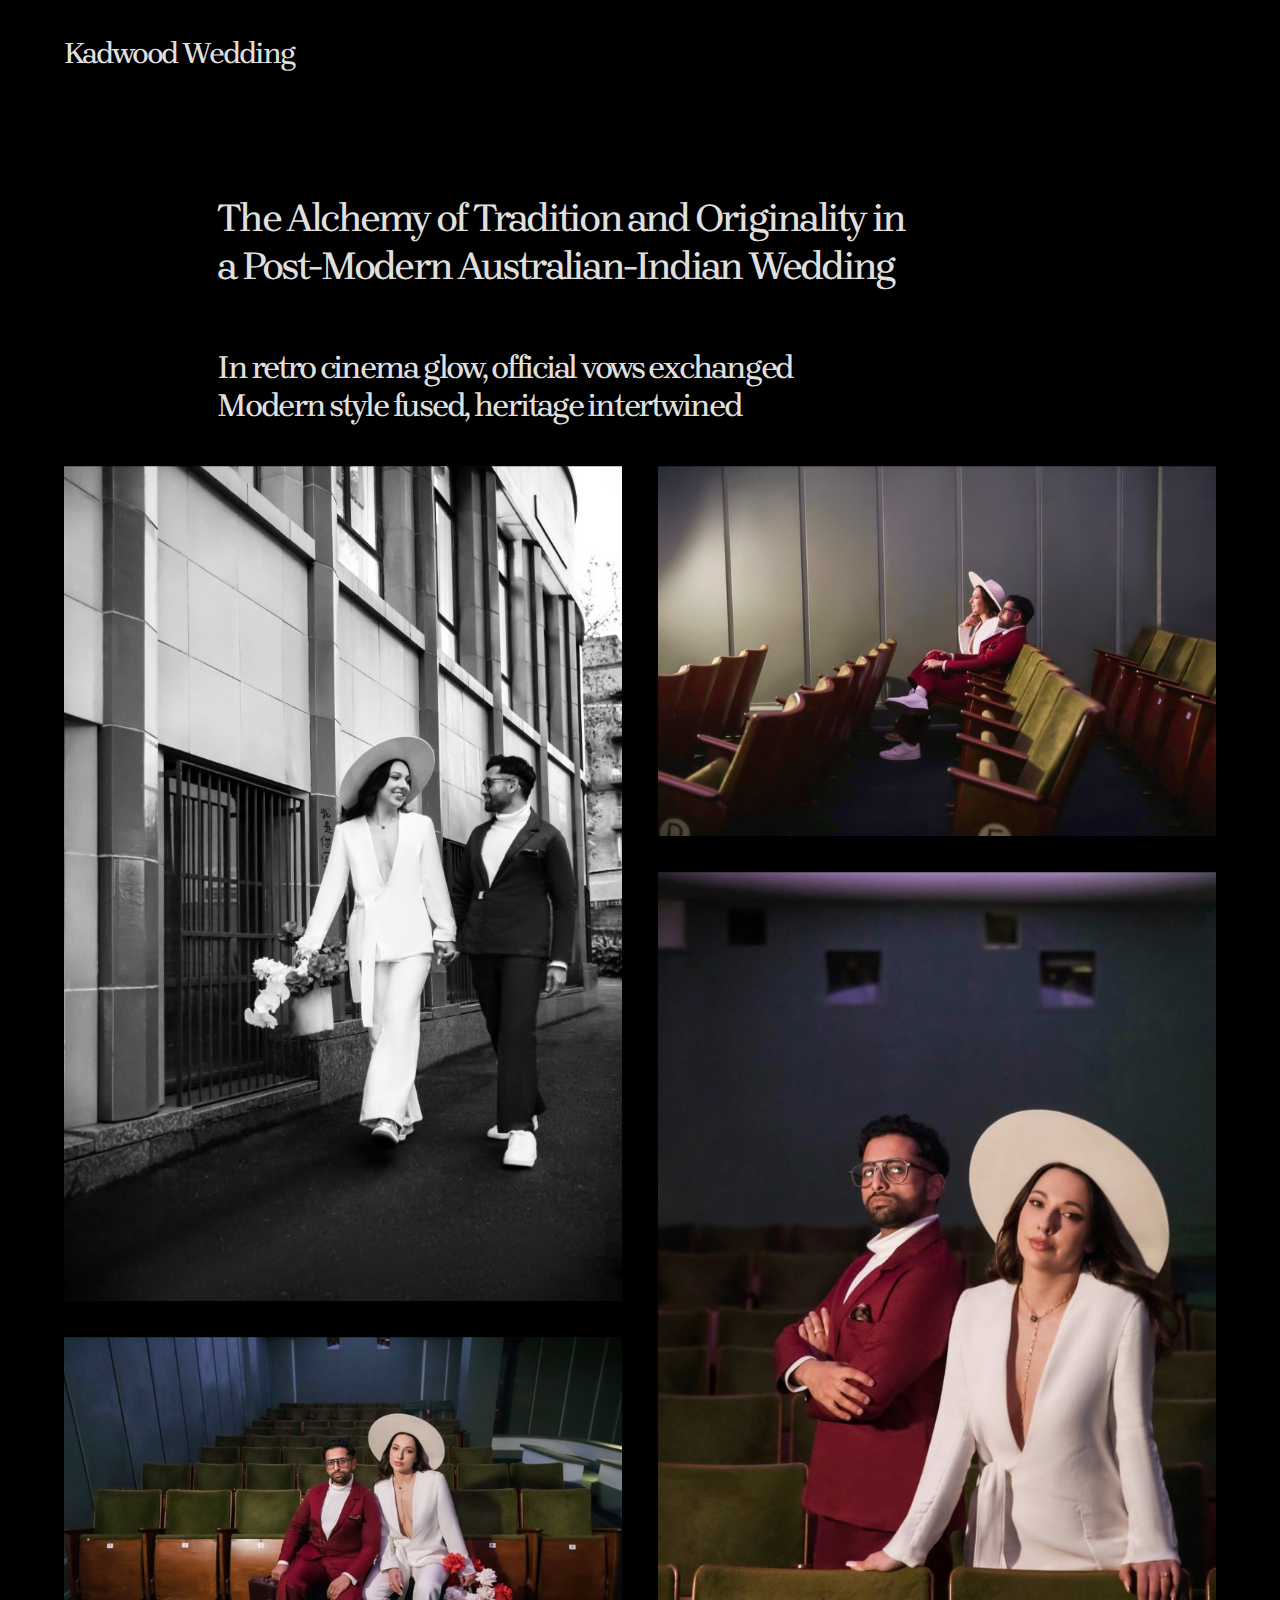
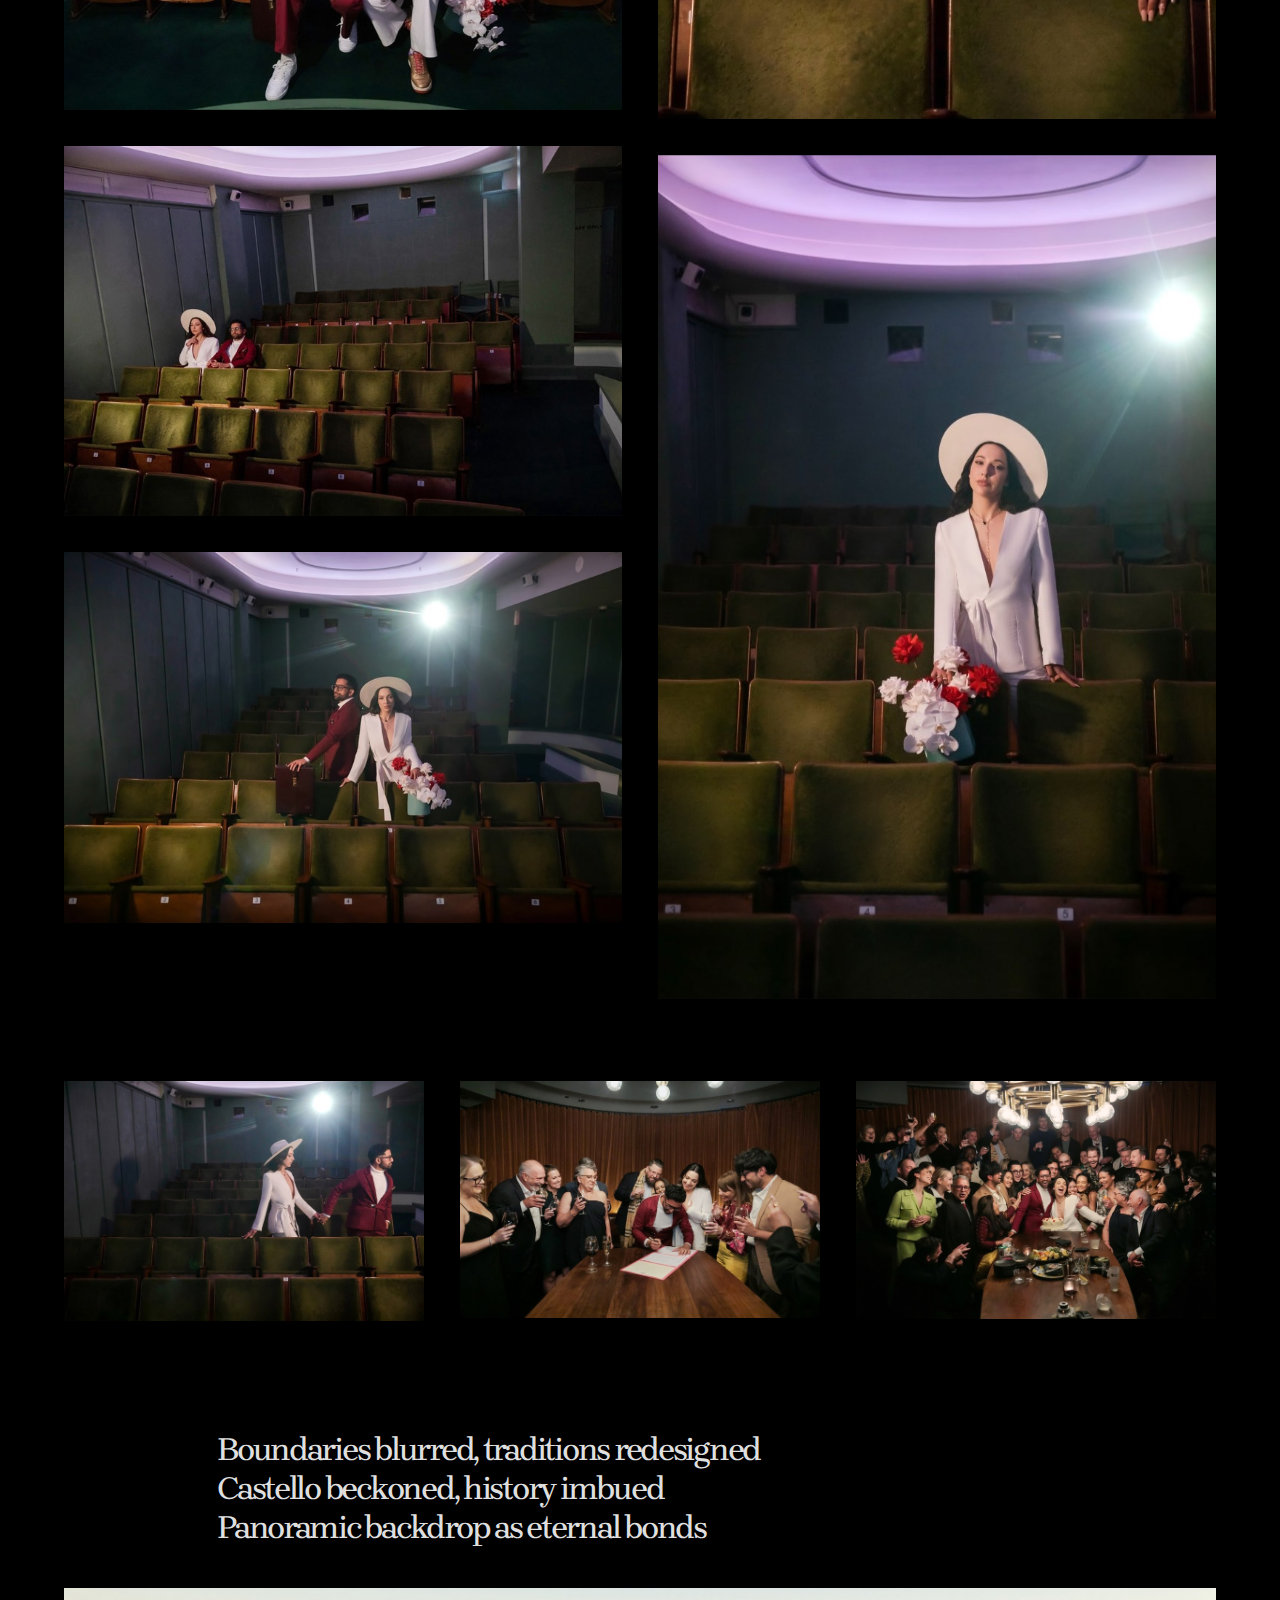
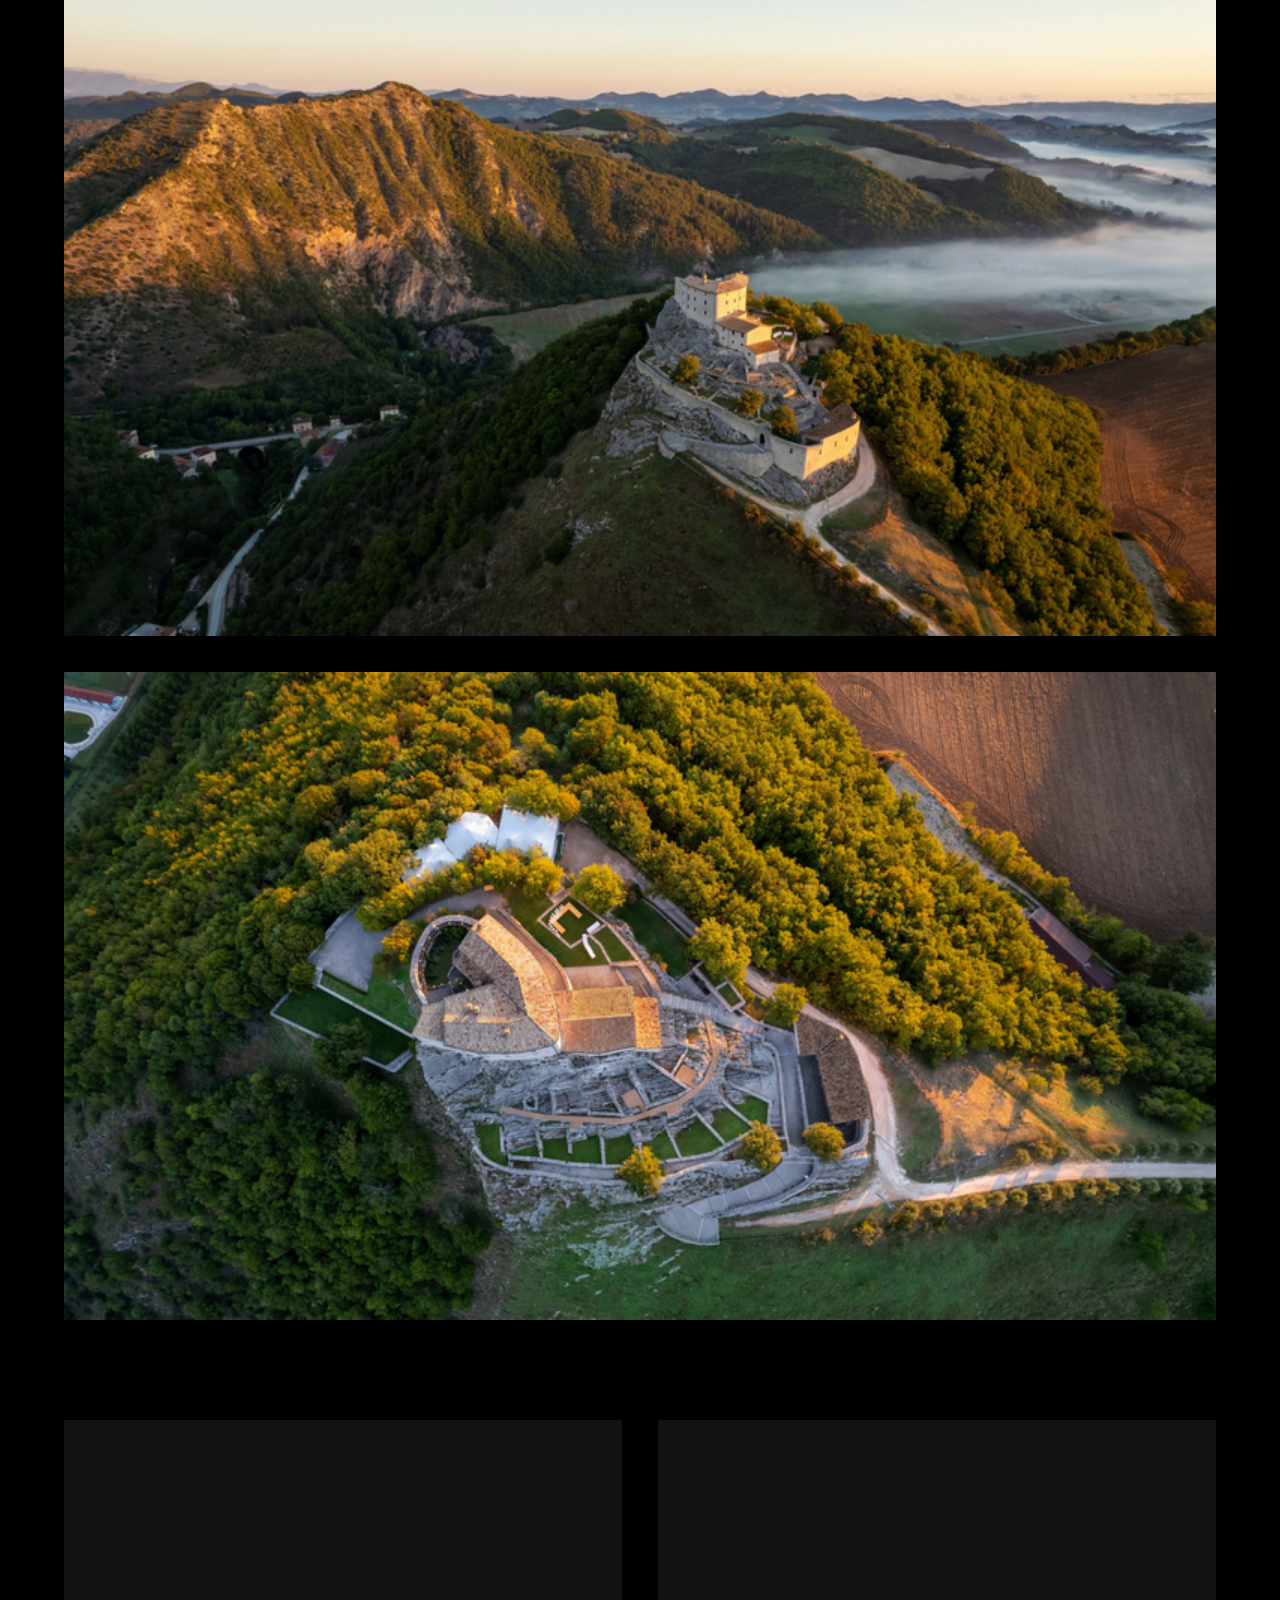
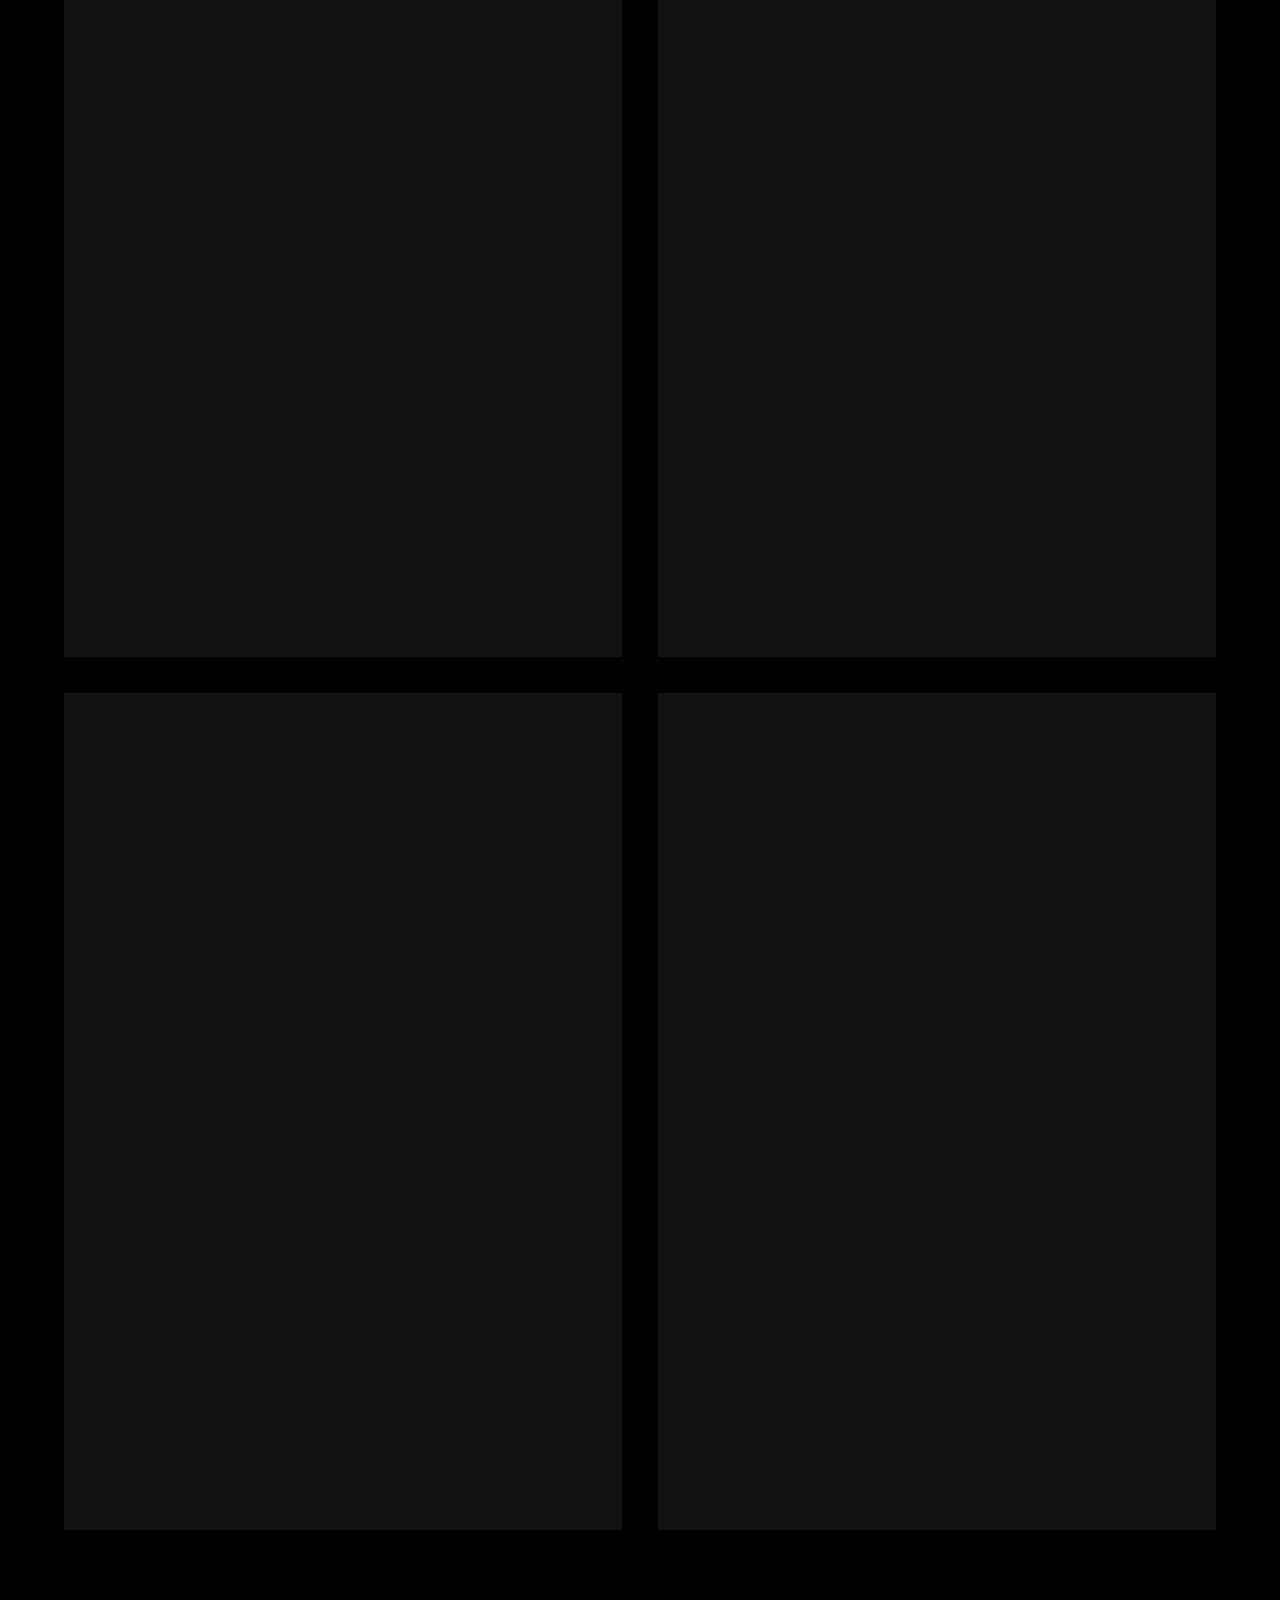
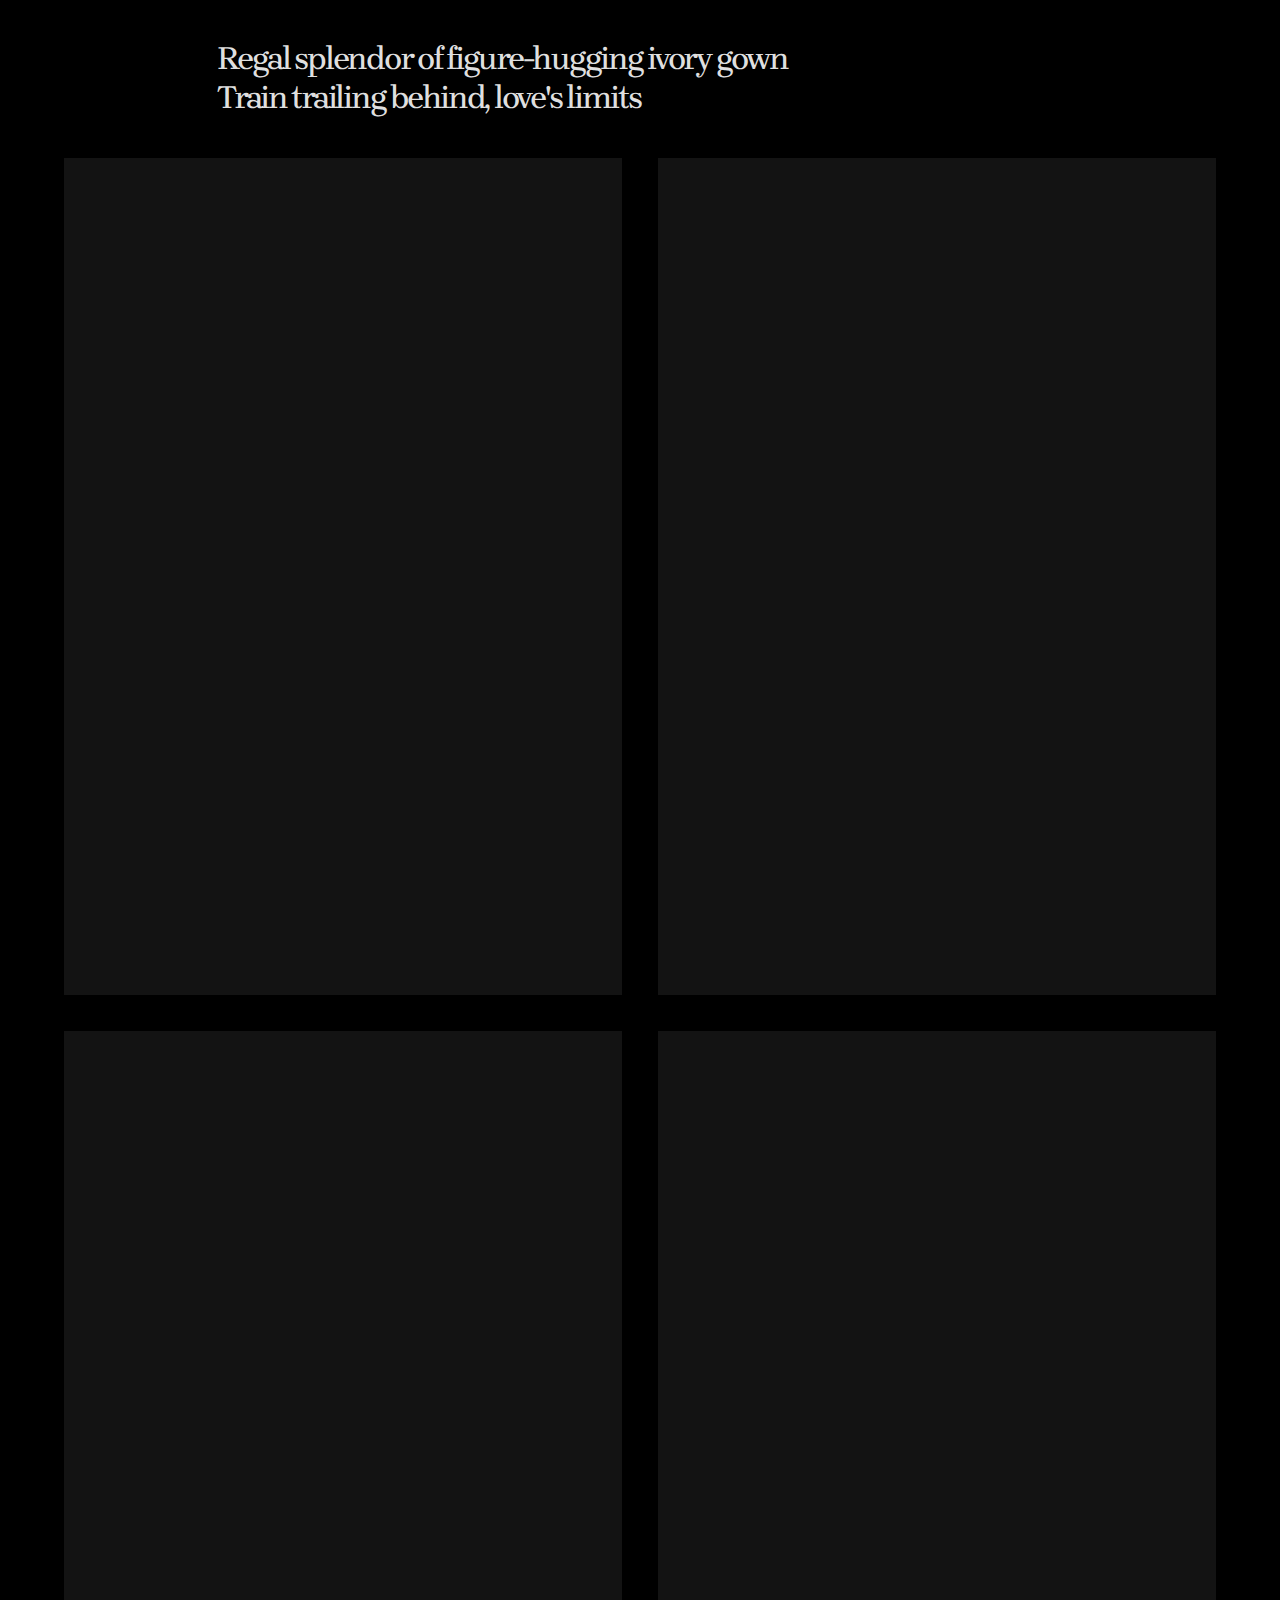
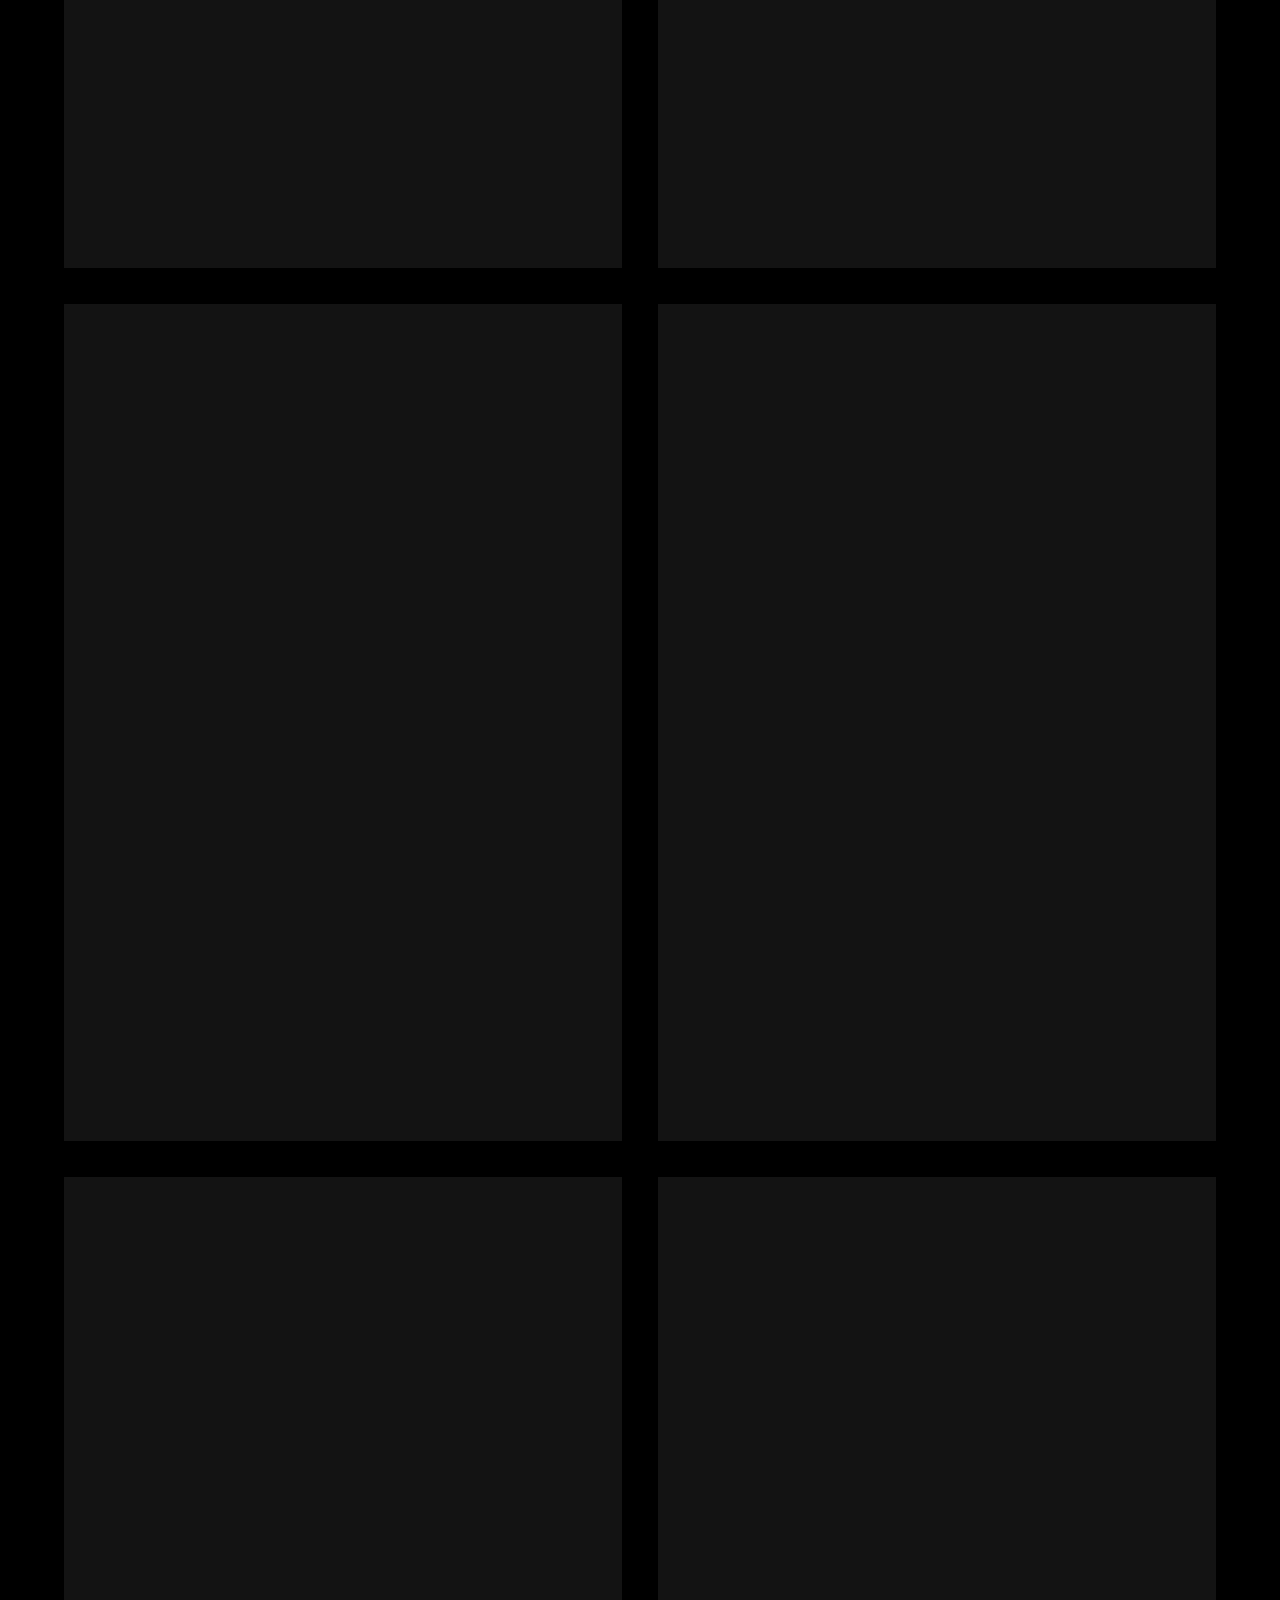
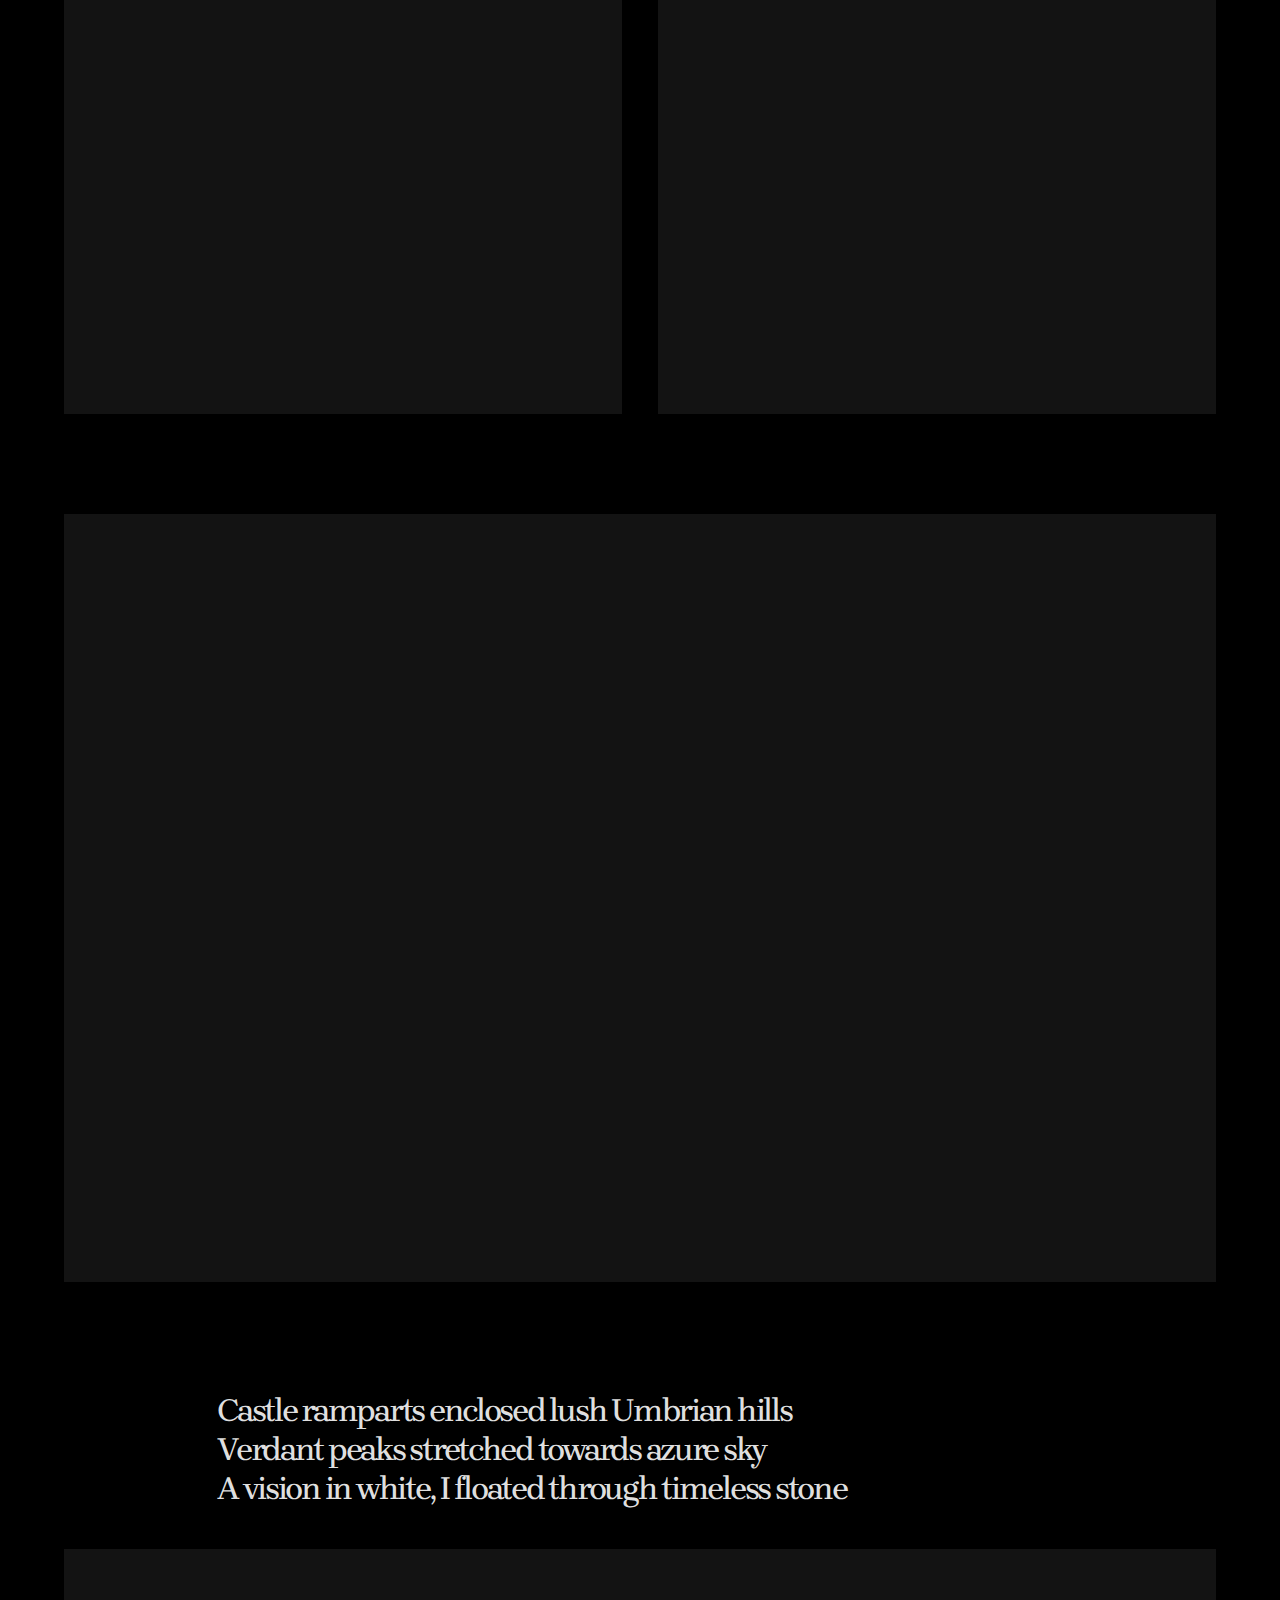
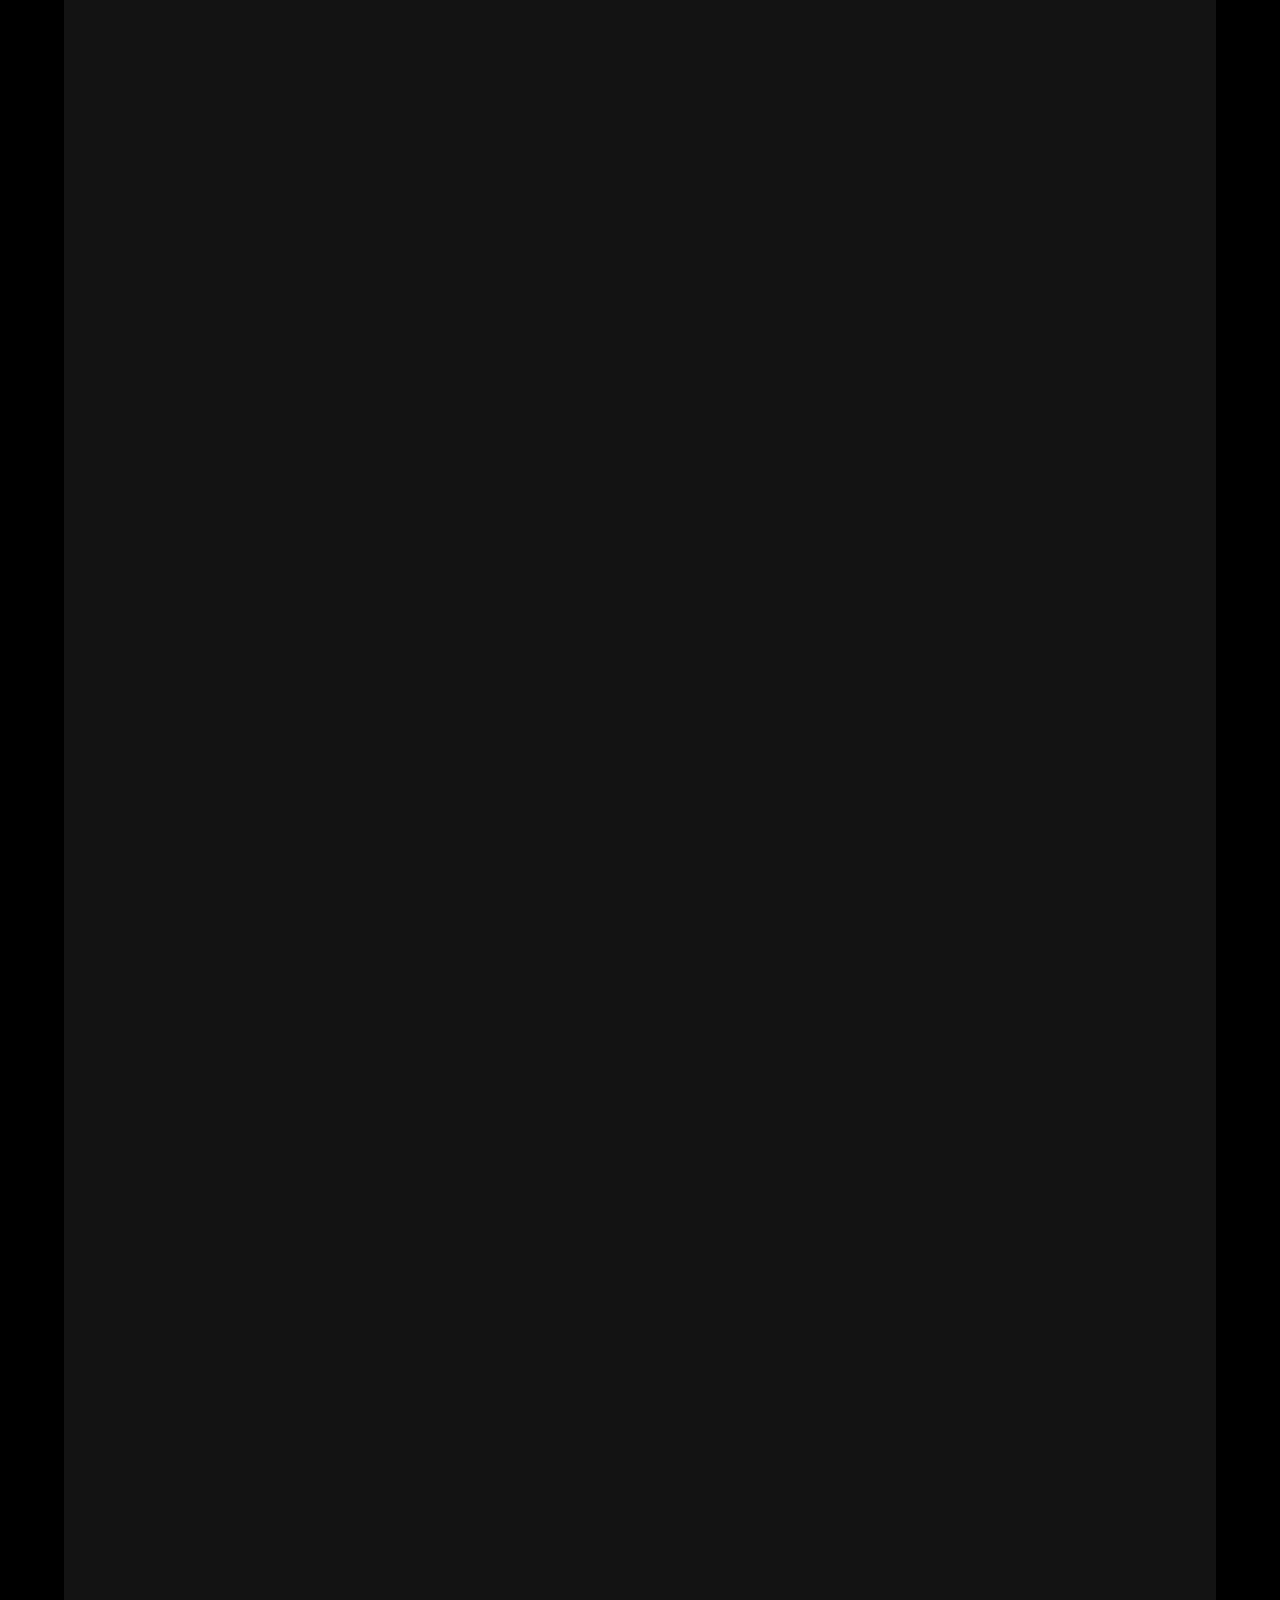
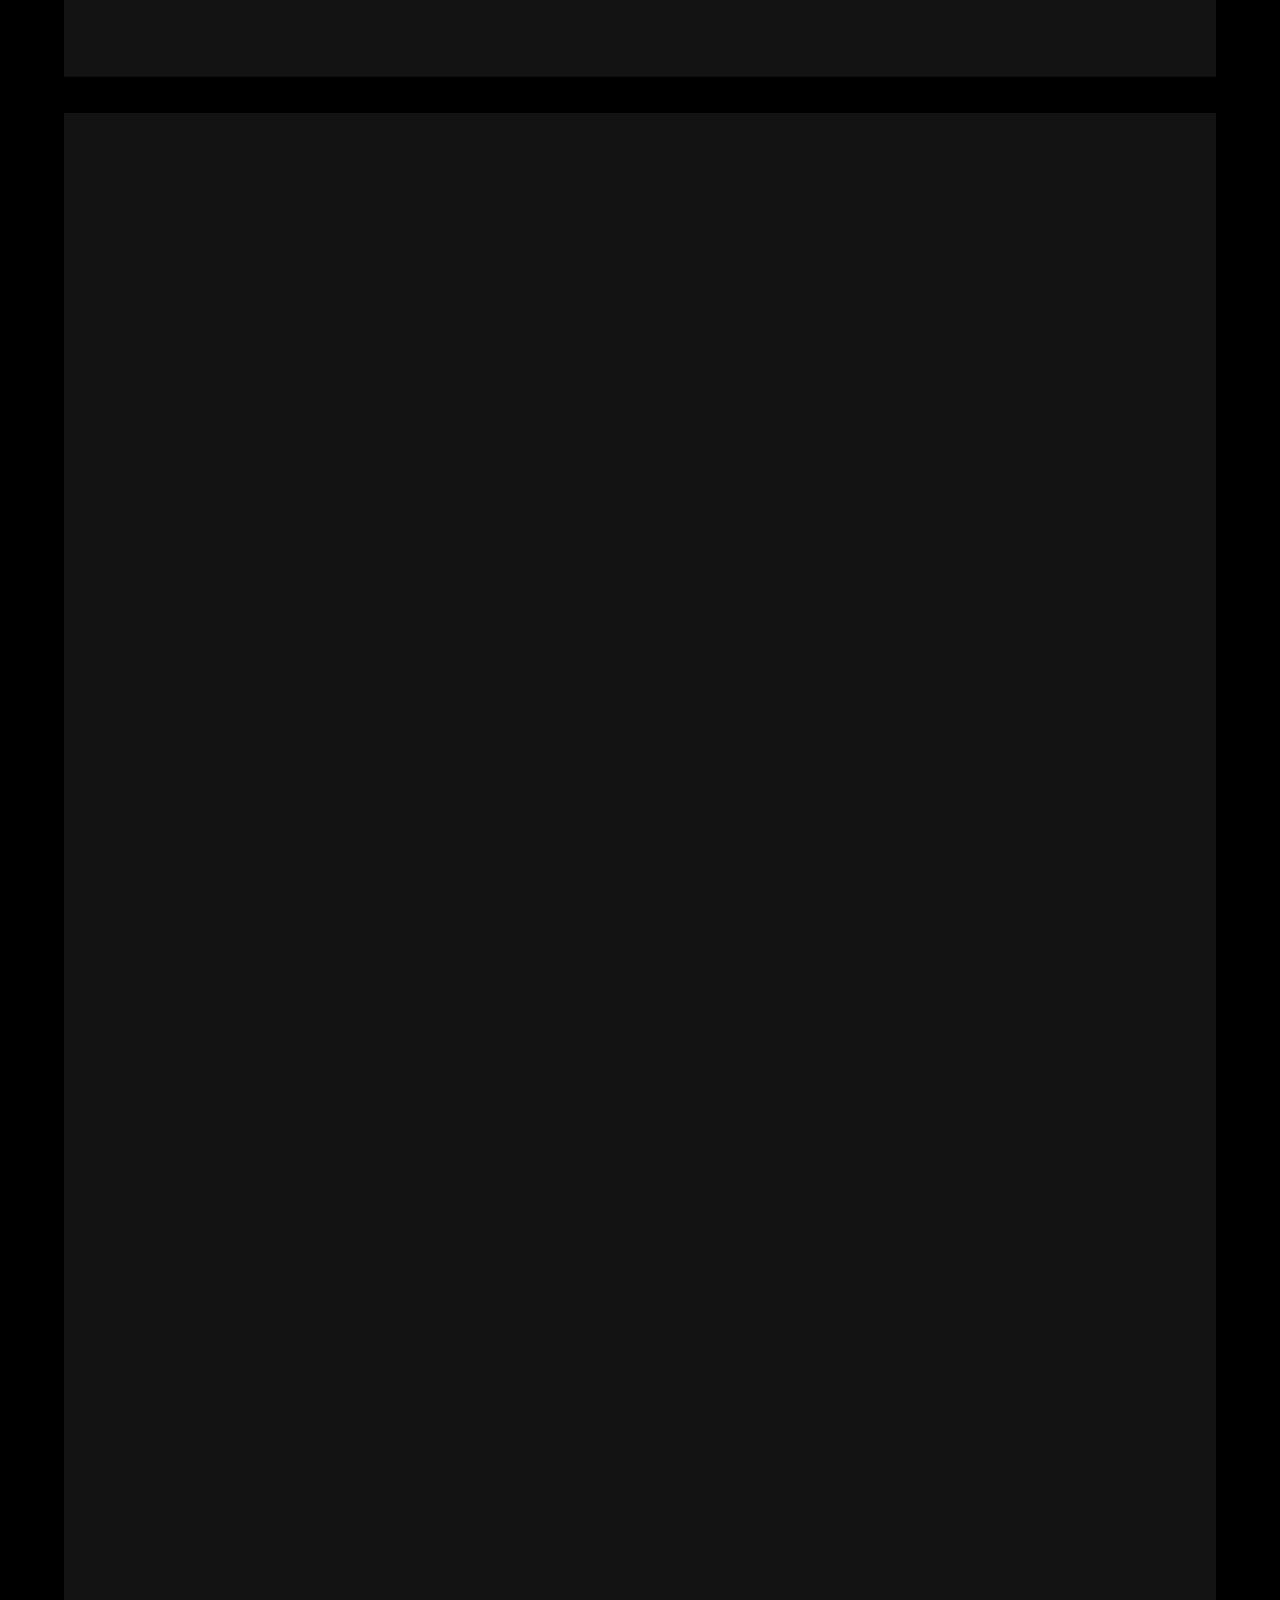
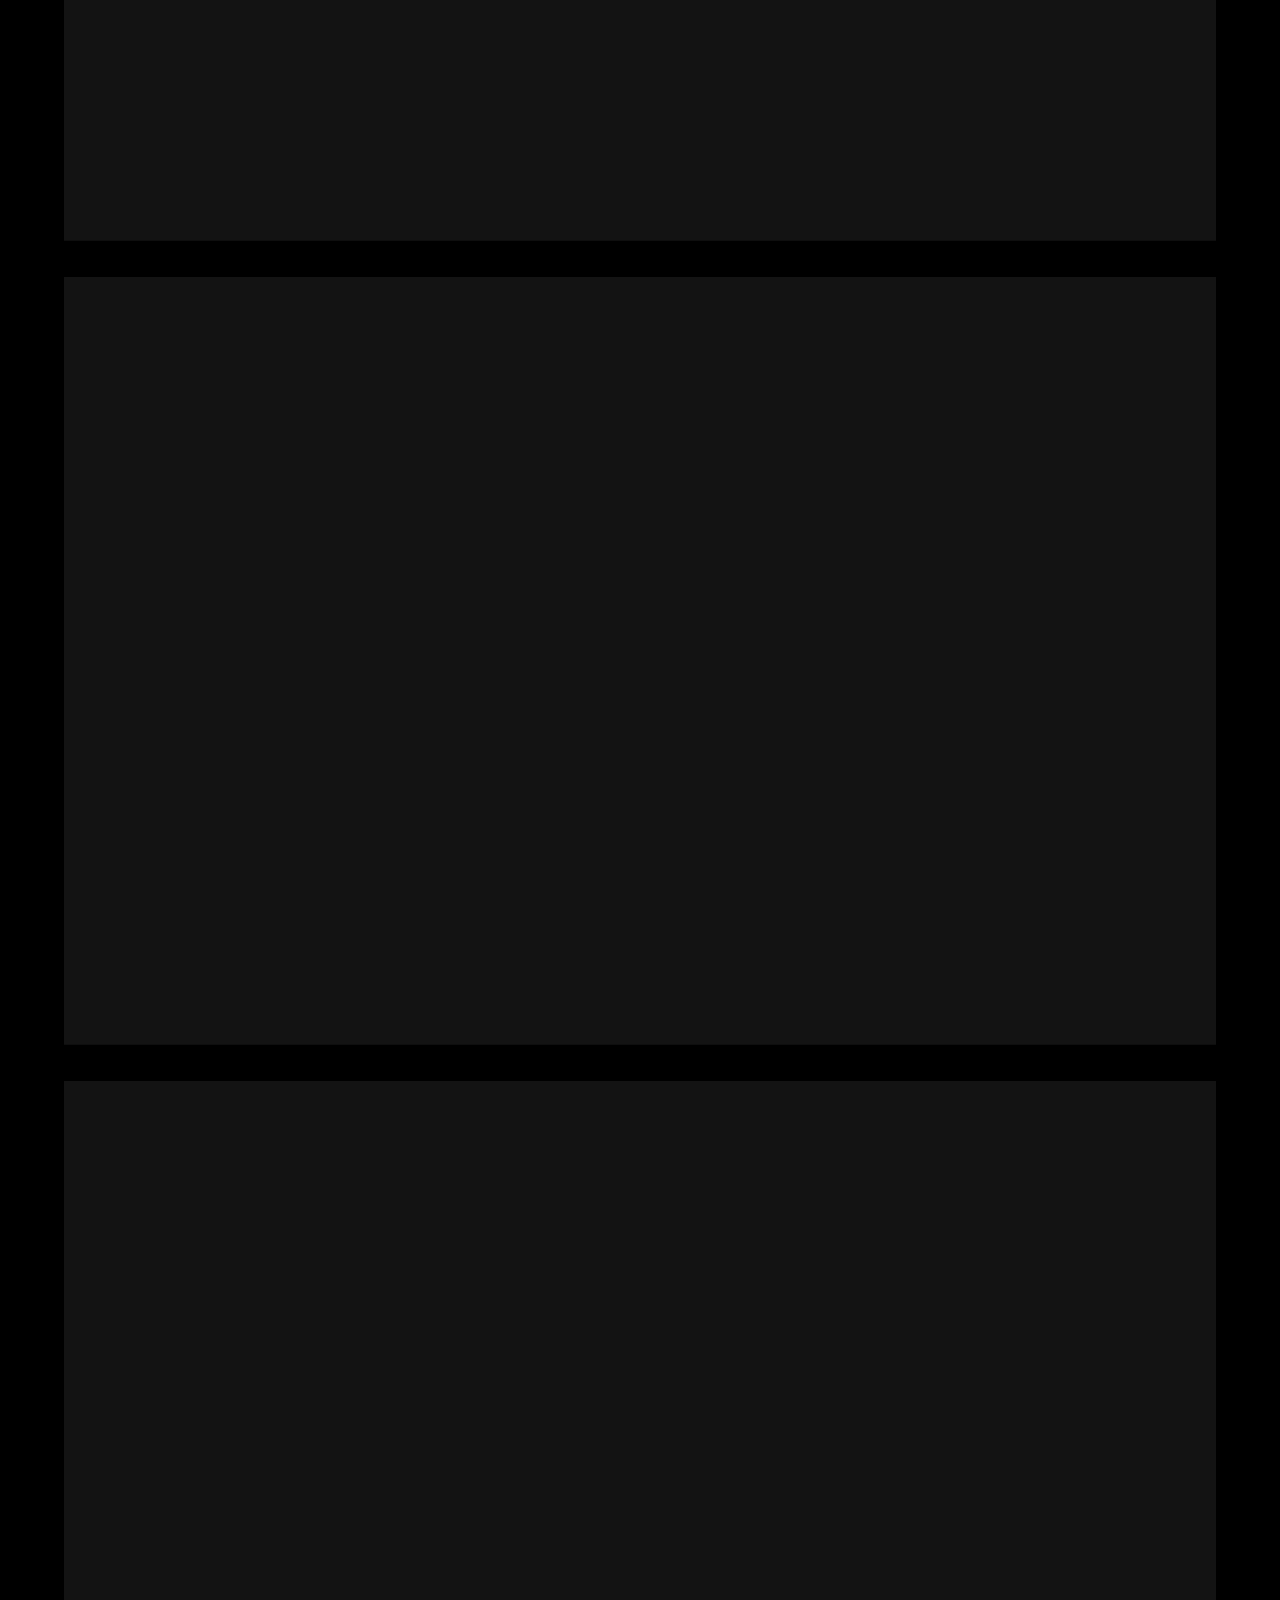
<file: index.html>
<!DOCTYPE html><html lang="en-au"><head><meta charset="utf-8"><meta http-equiv="X-UA-Compatible" content="IE=edge"><meta name="viewport" content="width=device-width,initial-scale=1"><title>Kadwood Wedding</title><meta name="description" content="Cross-cultural romance leads to 3 fusion weddings Art deco Sydney, fairytale Italy, vibrant Malayalee rites. Bold blend affirms love transcends boundaries."><meta name="generator" content="Publii Open-Source CMS for Static Site"><link rel="canonical" href="https://mrjk05.github.io/wedding/"><meta property="og:title" content="Kadwood Wedding"><meta property="og:image" content="https://mrjk05.github.io/wedding/media/website/61b.jpg"><meta property="og:image:width" content="2732"><meta property="og:image:height" content="1535"><meta property="og:site_name" content="Kadwood Wedding"><meta property="og:description" content="Cross-cultural romance leads to 3 fusion weddings Art deco Sydney, fairytale Italy, vibrant Malayalee rites. Bold blend affirms love transcends boundaries."><meta property="og:url" content="https://mrjk05.github.io/wedding/"><meta property="og:type" content="website"><link rel="shortcut icon" href="https://mrjk05.github.io/wedding/media/website/favicon.ico" type="image/x-icon"><link rel="shortcut icon" href="https://mrjk05.github.io/wedding/media/website/favicon.ico" type="image/x-icon"><link rel="preload" href="https://mrjk05.github.io/wedding/assets/dynamic/fonts/brygada1918/brygada1918.woff2" as="font" type="font/woff2" crossorigin><link rel="stylesheet" href="https://mrjk05.github.io/wedding/assets/css/style.css?v=24b975d3039e318718bb637f397f0028"><link rel="stylesheet" href="https://mrjk05.github.io/wedding/assets/css/photoswipe.css?v=da6e9be0fa855edd3610e97c1d4e38d9"><script type="application/ld+json">{"@context":"http://schema.org","@type":"Organization","name":"Kadwood Wedding","url":"https://mrjk05.github.io/wedding/"}</script><style>.pswp--svg .pswp__button,
		                 .pswp--svg .pswp__button--arrow--left:before,
		                 .pswp--svg .pswp__button--arrow--right:before {
			                background-image: url(https://mrjk05.github.io/wedding/assets/svg/gallery-icons-light.svg);
		                 }</style><noscript><style>img[loading] {
                    opacity: 1;
                }</style></noscript></head><body class="grid"><header class="header"><a href="https://mrjk05.github.io/wedding/" class="logo">Kadwood Wedding</a></header><main class="grid"><article class="subgrid post"><header class="hero post__header"><h1 class="post__title">The Alchemy of Tradition and Originality in a Post-Modern Australian-Indian Wedding</h1></header><h2 class="align-left">In retro cinema glow, official vows exchanged<br>Modern style fused, heritage intertwined</h2><div class="gallery-wrapper gallery-wrapper--full"><div class="gallery" data-is-empty="false" data-translation="Add images" data-columns="2"><figure class="gallery__item"><a href="https://mrjk05.github.io/wedding/media/posts/113/gallery/1-2.jpg" data-size="764x1143"><img loading="lazy" src="https://mrjk05.github.io/wedding/media/posts/113/gallery/1-2-thumbnail.webp" alt="" width="764" height="1143"></a></figure><figure class="gallery__item"><a href="https://mrjk05.github.io/wedding/media/posts/113/gallery/8-2.jpg" data-size="1015x673"><img loading="lazy" src="https://mrjk05.github.io/wedding/media/posts/113/gallery/8-2-thumbnail.webp" alt="" width="768" height="509"></a></figure><figure class="gallery__item"><a href="https://mrjk05.github.io/wedding/media/posts/113/gallery/3.jpg" data-size="753x1143"><img loading="lazy" src="https://mrjk05.github.io/wedding/media/posts/113/gallery/3-thumbnail.webp" alt="" width="753" height="1143"></a></figure><figure class="gallery__item"><a href="https://mrjk05.github.io/wedding/media/posts/113/gallery/2.jpg" data-size="970x648"><img loading="lazy" src="https://mrjk05.github.io/wedding/media/posts/113/gallery/2-thumbnail.webp" alt="" width="768" height="513"></a></figure><figure class="gallery__item"><a href="https://mrjk05.github.io/wedding/media/posts/113/gallery/9.jpg" data-size="1014x672"><img loading="lazy" src="https://mrjk05.github.io/wedding/media/posts/113/gallery/9-thumbnail.webp" alt="" width="768" height="509"></a></figure><figure class="gallery__item"><a href="https://mrjk05.github.io/wedding/media/posts/113/gallery/5.jpg" data-size="754x1140"><img loading="lazy" src="https://mrjk05.github.io/wedding/media/posts/113/gallery/5-thumbnail.webp" alt="" width="754" height="1140"></a></figure><figure class="gallery__item"><a href="https://mrjk05.github.io/wedding/media/posts/113/gallery/4.jpg" data-size="1013x674"><img loading="lazy" src="https://mrjk05.github.io/wedding/media/posts/113/gallery/4-thumbnail.webp" alt="" width="768" height="511"></a></figure></div></div><div class="gallery-wrapper gallery-wrapper--full"><div class="gallery" data-is-empty="false" data-translation="Add images" data-columns="3"><figure class="gallery__item"><a href="https://mrjk05.github.io/wedding/media/posts/113/gallery/6.jpg" data-size="1011x675"><img loading="lazy" src="https://mrjk05.github.io/wedding/media/posts/113/gallery/6-thumbnail.webp" alt="" width="768" height="513"></a></figure><figure class="gallery__item"><a href="https://mrjk05.github.io/wedding/media/posts/113/gallery/10.jpg" data-size="1017x672"><img loading="lazy" src="https://mrjk05.github.io/wedding/media/posts/113/gallery/10-thumbnail.webp" alt="" width="768" height="507"></a></figure><figure class="gallery__item"><a href="https://mrjk05.github.io/wedding/media/posts/113/gallery/11.jpg" data-size="1012x671"><img loading="lazy" src="https://mrjk05.github.io/wedding/media/posts/113/gallery/11-thumbnail.webp" alt="" width="768" height="509"></a></figure></div></div><h2>Boundaries blurred, traditions redesigned<br>Castello beckoned, history imbued<br>Panoramic backdrop as eternal bonds</h2><div class="gallery-wrapper gallery-wrapper--full"><div class="gallery" data-is-empty="false" data-translation="Add images" data-columns="1"><figure class="gallery__item"><a href="https://mrjk05.github.io/wedding/media/posts/113/gallery/97.jpg" data-size="2732x1535"><img loading="lazy" src="https://mrjk05.github.io/wedding/media/posts/113/gallery/97-thumbnail.webp" alt="" width="768" height="432"></a></figure><figure class="gallery__item"><a href="https://mrjk05.github.io/wedding/media/posts/113/gallery/98.jpg" data-size="2732x1535"><img loading="lazy" src="https://mrjk05.github.io/wedding/media/posts/113/gallery/98-thumbnail.webp" alt="" width="768" height="432"></a></figure></div></div><div class="gallery-wrapper gallery-wrapper--full"><div class="gallery" data-is-empty="false" data-translation="Add images" data-columns="2"><figure class="gallery__item"><a href="https://mrjk05.github.io/wedding/media/posts/113/gallery/100.jpg" data-size="1365x2048"><img loading="lazy" src="https://mrjk05.github.io/wedding/media/posts/113/gallery/100-thumbnail.webp" alt="" width="768" height="1152"></a></figure><figure class="gallery__item"><a href="https://mrjk05.github.io/wedding/media/posts/113/gallery/12.jpg" data-size="1824x2736"><img loading="lazy" src="https://mrjk05.github.io/wedding/media/posts/113/gallery/12-thumbnail.webp" alt="" width="768" height="1152"></a></figure><figure class="gallery__item"><a href="https://mrjk05.github.io/wedding/media/posts/113/gallery/101.jpg" data-size="1365x2048"><img loading="lazy" src="https://mrjk05.github.io/wedding/media/posts/113/gallery/101-thumbnail.webp" alt="" width="768" height="1152"></a></figure><figure class="gallery__item"><a href="https://mrjk05.github.io/wedding/media/posts/113/gallery/14.jpg" data-size="1824x2736"><img loading="lazy" src="https://mrjk05.github.io/wedding/media/posts/113/gallery/14-thumbnail.webp" alt="" width="768" height="1152"></a></figure></div></div><h2>Regal splendor of figure-hugging ivory gown<br>Train trailing behind, love's limits</h2><div class="gallery-wrapper gallery-wrapper--full"><div class="gallery" data-is-empty="false" data-translation="Add images" data-columns="2"><figure class="gallery__item"><a href="https://mrjk05.github.io/wedding/media/posts/113/gallery/17-2.jpg" data-size="1136x1704"><img loading="lazy" src="https://mrjk05.github.io/wedding/media/posts/113/gallery/17-2-thumbnail.webp" alt="" width="768" height="1152"></a></figure><figure class="gallery__item"><a href="https://mrjk05.github.io/wedding/media/posts/113/gallery/18-2.jpg" data-size="1824x2736"><img loading="lazy" src="https://mrjk05.github.io/wedding/media/posts/113/gallery/18-2-thumbnail.webp" alt="" width="768" height="1152"></a></figure><figure class="gallery__item"><a href="https://mrjk05.github.io/wedding/media/posts/113/gallery/26.jpg" data-size="1136x1704"><img loading="lazy" src="https://mrjk05.github.io/wedding/media/posts/113/gallery/26-thumbnail.webp" alt="" width="768" height="1152"></a></figure><figure class="gallery__item"><a href="https://mrjk05.github.io/wedding/media/posts/113/gallery/27.jpg" data-size="1136x1704"><img loading="lazy" src="https://mrjk05.github.io/wedding/media/posts/113/gallery/27-thumbnail.webp" alt="" width="768" height="1152"></a></figure><figure class="gallery__item"><a href="https://mrjk05.github.io/wedding/media/posts/113/gallery/21.jpg" data-size="1824x2736"><img loading="lazy" src="https://mrjk05.github.io/wedding/media/posts/113/gallery/21-thumbnail.webp" alt="" width="768" height="1152"></a></figure><figure class="gallery__item"><a href="https://mrjk05.github.io/wedding/media/posts/113/gallery/24.jpg" data-size="1824x2736"><img loading="lazy" src="https://mrjk05.github.io/wedding/media/posts/113/gallery/24-thumbnail.webp" alt="" width="768" height="1152"></a></figure><figure class="gallery__item"><a href="https://mrjk05.github.io/wedding/media/posts/113/gallery/25.jpg" data-size="1824x2736"><img loading="lazy" src="https://mrjk05.github.io/wedding/media/posts/113/gallery/25-thumbnail.webp" alt="" width="768" height="1152"></a></figure><figure class="gallery__item"><a href="https://mrjk05.github.io/wedding/media/posts/113/gallery/29.jpg" data-size="1136x1704"><img loading="lazy" src="https://mrjk05.github.io/wedding/media/posts/113/gallery/29-thumbnail.webp" alt="" width="768" height="1152"></a></figure></div></div><div class="gallery-wrapper gallery-wrapper--full"><div class="gallery" data-is-empty="false" data-translation="Add images" data-columns="1"><figure class="gallery__item"><a href="https://mrjk05.github.io/wedding/media/posts/113/gallery/36-2.jpg" data-size="2736x1824"><img loading="lazy" src="https://mrjk05.github.io/wedding/media/posts/113/gallery/36-2-thumbnail.webp" alt="" width="768" height="512"></a></figure></div></div><h2>Castle ramparts enclosed lush Umbrian hills<br>Verdant peaks stretched towards azure sky<br>A vision in white, I floated through timeless stone</h2><div class="gallery-wrapper gallery-wrapper--full"><div class="gallery" data-is-empty="false" data-translation="Add images" data-columns="1"><figure class="gallery__item"><a href="https://mrjk05.github.io/wedding/media/posts/113/gallery/39.jpg" data-size="1824x2736"><img loading="lazy" src="https://mrjk05.github.io/wedding/media/posts/113/gallery/39-thumbnail.webp" alt="" width="768" height="1152"></a></figure><figure class="gallery__item"><a href="https://mrjk05.github.io/wedding/media/posts/113/gallery/40.jpg" data-size="1824x2736"><img loading="lazy" src="https://mrjk05.github.io/wedding/media/posts/113/gallery/40-thumbnail.webp" alt="" width="768" height="1152"></a></figure><figure class="gallery__item"><a href="https://mrjk05.github.io/wedding/media/posts/113/gallery/42.jpg" data-size="2736x1824"><img loading="lazy" src="https://mrjk05.github.io/wedding/media/posts/113/gallery/42-thumbnail.webp" alt="" width="768" height="512"></a></figure><figure class="gallery__item"><a href="https://mrjk05.github.io/wedding/media/posts/113/gallery/43.jpg" data-size="2736x1824"><img loading="lazy" src="https://mrjk05.github.io/wedding/media/posts/113/gallery/43-thumbnail.webp" alt="" width="768" height="512"></a></figure><figure class="gallery__item"><a href="https://mrjk05.github.io/wedding/media/posts/113/gallery/45.jpg" data-size="2736x1824"><img loading="lazy" src="https://mrjk05.github.io/wedding/media/posts/113/gallery/45-thumbnail.webp" alt="" width="768" height="512"></a></figure><figure class="gallery__item"><a href="https://mrjk05.github.io/wedding/media/posts/113/gallery/48.jpg" data-size="1824x2736"><img loading="lazy" src="https://mrjk05.github.io/wedding/media/posts/113/gallery/48-thumbnail.webp" alt="" width="768" height="1152"></a></figure><figure class="gallery__item"><a href="https://mrjk05.github.io/wedding/media/posts/113/gallery/49.jpg" data-size="1824x2736"><img loading="lazy" src="https://mrjk05.github.io/wedding/media/posts/113/gallery/49-thumbnail.webp" alt="" width="768" height="1152"></a></figure></div></div><h2>Picturesque backdrop, pastoral love's dream<br>Our bond eternal, woven through time and space</h2><div class="gallery-wrapper gallery-wrapper--full"><div class="gallery" data-is-empty="false" data-translation="Add images" data-columns="1"><figure class="gallery__item"><a href="https://mrjk05.github.io/wedding/media/posts/113/gallery/50.jpg" data-size="2736x1824"><img loading="lazy" src="https://mrjk05.github.io/wedding/media/posts/113/gallery/50-thumbnail.webp" alt="" width="768" height="512"></a></figure><figure class="gallery__item"><a href="https://mrjk05.github.io/wedding/media/posts/113/gallery/52.jpg" data-size="2736x1824"><img loading="lazy" src="https://mrjk05.github.io/wedding/media/posts/113/gallery/52-thumbnail.webp" alt="" width="768" height="512"></a></figure><figure class="gallery__item"><a href="https://mrjk05.github.io/wedding/media/posts/113/gallery/53.jpg" data-size="2736x1824"><img loading="lazy" src="https://mrjk05.github.io/wedding/media/posts/113/gallery/53-thumbnail.webp" alt="" width="768" height="512"></a></figure><figure class="gallery__item"><a href="https://mrjk05.github.io/wedding/media/posts/113/gallery/54.jpg" data-size="1788x2683"><img loading="lazy" src="https://mrjk05.github.io/wedding/media/posts/113/gallery/54-thumbnail.webp" alt="" width="768" height="1152"></a></figure><figure class="gallery__item"><a href="https://mrjk05.github.io/wedding/media/posts/113/gallery/55.jpg" data-size="2736x1824"><img loading="lazy" src="https://mrjk05.github.io/wedding/media/posts/113/gallery/55-thumbnail.webp" alt="" width="768" height="512"></a></figure><figure class="gallery__item"><a href="https://mrjk05.github.io/wedding/media/posts/113/gallery/56.jpg" data-size="2736x1824"><img loading="lazy" src="https://mrjk05.github.io/wedding/media/posts/113/gallery/56-thumbnail.webp" alt="" width="768" height="512"></a></figure><figure class="gallery__item"><a href="https://mrjk05.github.io/wedding/media/posts/113/gallery/57.jpg" data-size="1824x2736"><img loading="lazy" src="https://mrjk05.github.io/wedding/media/posts/113/gallery/57-thumbnail.webp" alt="" width="768" height="1152"></a></figure><figure class="gallery__item"><a href="https://mrjk05.github.io/wedding/media/posts/113/gallery/61.jpg" data-size="2736x1824"><img loading="lazy" src="https://mrjk05.github.io/wedding/media/posts/113/gallery/61-thumbnail.webp" alt="" width="768" height="512"></a></figure><figure class="gallery__item"><a href="https://mrjk05.github.io/wedding/media/posts/113/gallery/61b.jpg" data-size="2732x1535"><img loading="lazy" src="https://mrjk05.github.io/wedding/media/posts/113/gallery/61b-thumbnail.webp" alt="" width="768" height="432"></a></figure></div></div><h2>Chandon flowed freely beneath twinkling lights<br>As day transitioned to starry Italian night Sumptuous banquet, families intertwined</h2><div class="gallery-wrapper gallery-wrapper--full"><div class="gallery" data-is-empty="false" data-translation="Add images" data-columns="2"><figure class="gallery__item"><a href="https://mrjk05.github.io/wedding/media/posts/113/gallery/65.jpg" data-size="1824x2736"><img loading="lazy" src="https://mrjk05.github.io/wedding/media/posts/113/gallery/65-thumbnail.webp" alt="" width="768" height="1152"></a></figure><figure class="gallery__item"><a href="https://mrjk05.github.io/wedding/media/posts/113/gallery/99.jpg" data-size="1824x2736"><img loading="lazy" src="https://mrjk05.github.io/wedding/media/posts/113/gallery/99-thumbnail.webp" alt="" width="768" height="1152"></a></figure></div></div><div class="gallery-wrapper gallery-wrapper--full"><div class="gallery" data-is-empty="false" data-translation="Add images" data-columns="1"><figure class="gallery__item"><a href="https://mrjk05.github.io/wedding/media/posts/113/gallery/63-2.jpg" data-size="2736x1824"><img loading="lazy" src="https://mrjk05.github.io/wedding/media/posts/113/gallery/63-2-thumbnail.webp" alt="" width="768" height="512"></a></figure><figure class="gallery__item"><a href="https://mrjk05.github.io/wedding/media/posts/113/gallery/70b.jpg" data-size="2732x1535"><img loading="lazy" src="https://mrjk05.github.io/wedding/media/posts/113/gallery/70b-thumbnail.webp" alt="" width="768" height="432"></a></figure><figure class="gallery__item"><a href="https://mrjk05.github.io/wedding/media/posts/113/gallery/70c.jpg" data-size="2732x1535"><img loading="lazy" src="https://mrjk05.github.io/wedding/media/posts/113/gallery/70c-thumbnail.webp" alt="" width="768" height="432"></a></figure><figure class="gallery__item"><a href="https://mrjk05.github.io/wedding/media/posts/113/gallery/70.jpg" data-size="2736x1824"><img loading="lazy" src="https://mrjk05.github.io/wedding/media/posts/113/gallery/70-thumbnail.webp" alt="" width="768" height="512"></a></figure></div></div><h2>Marigolds scented odyssey through time<br>Keralan silks donned in deep scarlet, gold</h2><div class="gallery-wrapper gallery-wrapper--full"><div class="gallery" data-is-empty="false" data-translation="Add images" data-columns="1"><figure class="gallery__item"><a href="https://mrjk05.github.io/wedding/media/posts/113/gallery/72.jpg" data-size="1824x2736"><img loading="lazy" src="https://mrjk05.github.io/wedding/media/posts/113/gallery/72-thumbnail.webp" alt="" width="768" height="1152"></a></figure><figure class="gallery__item"><a href="https://mrjk05.github.io/wedding/media/posts/113/gallery/73.jpg" data-size="2732x1535"><img loading="lazy" src="https://mrjk05.github.io/wedding/media/posts/113/gallery/73-thumbnail.webp" alt="" width="768" height="432"></a></figure><figure class="gallery__item"><a href="https://mrjk05.github.io/wedding/media/posts/113/gallery/75.jpg" data-size="2732x1535"><img loading="lazy" src="https://mrjk05.github.io/wedding/media/posts/113/gallery/75-thumbnail.webp" alt="" width="768" height="432"></a></figure><figure class="gallery__item"><a href="https://mrjk05.github.io/wedding/media/posts/113/gallery/76.jpg" data-size="2736x1824"><img loading="lazy" src="https://mrjk05.github.io/wedding/media/posts/113/gallery/76-thumbnail.webp" alt="" width="768" height="512"></a></figure><figure class="gallery__item"><a href="https://mrjk05.github.io/wedding/media/posts/113/gallery/79.jpg" data-size="1824x2736"><img loading="lazy" src="https://mrjk05.github.io/wedding/media/posts/113/gallery/79-thumbnail.webp" alt="" width="768" height="1152"></a></figure></div></div><h2>New customs woven yet bloodlines uphold<br>One boundless future in our joined hands<br>Cultures enmeshed, understanding gained</h2><div class="gallery-wrapper gallery-wrapper--full"><div class="gallery" data-is-empty="false" data-translation="Add images" data-columns="1"><figure class="gallery__item"><a href="https://mrjk05.github.io/wedding/media/posts/113/gallery/80.jpg" data-size="2736x1824"><img loading="lazy" src="https://mrjk05.github.io/wedding/media/posts/113/gallery/80-thumbnail.webp" alt="" width="768" height="512"></a></figure><figure class="gallery__item"><a href="https://mrjk05.github.io/wedding/media/posts/113/gallery/81.jpg" data-size="2736x1824"><img loading="lazy" src="https://mrjk05.github.io/wedding/media/posts/113/gallery/81-thumbnail.webp" alt="" width="768" height="512"></a></figure><figure class="gallery__item"><a href="https://mrjk05.github.io/wedding/media/posts/113/gallery/82.jpg" data-size="2736x1824"><img loading="lazy" src="https://mrjk05.github.io/wedding/media/posts/113/gallery/82-thumbnail.webp" alt="" width="768" height="512"></a></figure><figure class="gallery__item"><a href="https://mrjk05.github.io/wedding/media/posts/113/gallery/84.jpg" data-size="2732x1535"><img loading="lazy" src="https://mrjk05.github.io/wedding/media/posts/113/gallery/84-thumbnail.webp" alt="" width="768" height="432"></a></figure><figure class="gallery__item"><a href="https://mrjk05.github.io/wedding/media/posts/113/gallery/86.jpg" data-size="1824x2736"><img loading="lazy" src="https://mrjk05.github.io/wedding/media/posts/113/gallery/86-thumbnail.webp" alt="" width="768" height="1152"></a></figure><figure class="gallery__item"><a href="https://mrjk05.github.io/wedding/media/posts/113/gallery/87.jpg" data-size="2736x1824"><img loading="lazy" src="https://mrjk05.github.io/wedding/media/posts/113/gallery/87-thumbnail.webp" alt="" width="768" height="512"></a></figure><figure class="gallery__item"><a href="https://mrjk05.github.io/wedding/media/posts/113/gallery/89.jpg" data-size="2736x1824"><img loading="lazy" src="https://mrjk05.github.io/wedding/media/posts/113/gallery/89-thumbnail.webp" alt="" width="768" height="512"></a></figure><figure class="gallery__item"><a href="https://mrjk05.github.io/wedding/media/posts/113/gallery/88.jpg" data-size="2736x1824"><img loading="lazy" src="https://mrjk05.github.io/wedding/media/posts/113/gallery/88-thumbnail.webp" alt="" width="768" height="512"></a></figure><figure class="gallery__item"><a href="https://mrjk05.github.io/wedding/media/posts/113/gallery/90.jpg" data-size="1824x2736"><img loading="lazy" src="https://mrjk05.github.io/wedding/media/posts/113/gallery/90-thumbnail.webp" alt="" width="768" height="1152"></a></figure><figure class="gallery__item"><a href="https://mrjk05.github.io/wedding/media/posts/113/gallery/91.jpg" data-size="2736x1824"><img loading="lazy" src="https://mrjk05.github.io/wedding/media/posts/113/gallery/91-thumbnail.webp" alt="" width="768" height="512"></a></figure><figure class="gallery__item"><a href="https://mrjk05.github.io/wedding/media/posts/113/gallery/92.jpg" data-size="2736x1824"><img loading="lazy" src="https://mrjk05.github.io/wedding/media/posts/113/gallery/92-thumbnail.webp" alt="" width="768" height="512"></a></figure><figure class="gallery__item"><a href="https://mrjk05.github.io/wedding/media/posts/113/gallery/94.jpg" data-size="1824x2736"><img loading="lazy" src="https://mrjk05.github.io/wedding/media/posts/113/gallery/94-thumbnail.webp" alt="" width="768" height="1152"></a></figure><figure class="gallery__item"><a href="https://mrjk05.github.io/wedding/media/posts/113/gallery/95.jpg" data-size="1824x2736"><img loading="lazy" src="https://mrjk05.github.io/wedding/media/posts/113/gallery/95-thumbnail.webp" alt="" width="768" height="1152"></a></figure></div></div><h2>Indian &amp; Australia cultures joined together,<br>Our new destiny's home.<br>Kadwood.</h2><p> </p></article></main><footer class="footer"><div class="footer__contact"><p>‎</p></div><div class="footer__copy">@2023 Kadwood</div></footer><script defer="defer" src="https://mrjk05.github.io/wedding/assets/js/scripts.min.js?v=b7b9a7735b2ca1bcce7ec6f1603664f3"></script><script>window.publiiThemeMenuConfig = {    
        mobileMenuMode: 'overlay',
        animationSpeed: 300,
        submenuWidth: 'auto',
        doubleClickTime: 500,
        mobileMenuExpandableSubmenus: true, 
        relatedContainerForOverlayMenuSelector: '.header',
   };</script><script src="https://mrjk05.github.io/wedding/assets/js/masonry.pkgd.min.js?v=520e46df77727aaf3d5e799ef241be02"></script><script>var grid = document.querySelector('.l-grid--masonry');
         var msnry = new Masonry(grid, {
            itemSelector: '.c-card',
            columnWidth: '.c-card'
         });</script><script src="https://mrjk05.github.io/wedding/assets/js/masonry.pkgd.min.js?v=520e46df77727aaf3d5e799ef241be02"></script><script src="https://mrjk05.github.io/wedding/assets/js/imagesloaded.pkgd.min.js?v=919bcd36ba45f4ae408e47ad200e0cc9"></script><script>var grid = document.querySelector('.gallery');
            var msnry = new Masonry(grid, {
               itemSelector: '.gallery__item',
               columnWidth: '.gallery__item',
               percentPosition: true
            });  
            imagesLoaded( grid ).on( 'progress', function() {
               msnry.layout();
            });</script><script>var images = document.querySelectorAll('img[loading]');
        for (var i = 0; i < images.length; i++) {
            if (images[i].complete) {
                images[i].classList.add('is-loaded');
            } else {
                images[i].addEventListener('load', function () {
                    this.classList.add('is-loaded');
                }, false);
            }
        }</script><script defer="defer" src="https://mrjk05.github.io/wedding/assets/js/quicklink.umd.js?v=a52ee49fe4afff274f8c30fe880ddc13"></script><script>window.addEventListener('load', () =>{
      quicklink.listen();
      });</script><script defer="defer" src="https://mrjk05.github.io/wedding/assets/js/photoswipe.min.js?v=017385b552f7e0d979e2e2fe6f324015"></script><script defer="defer" src="https://mrjk05.github.io/wedding/assets/js/photoswipe-ui-default.min.js?v=d067f0883540b1ddda0e2c9ad1b14260"></script><script>var initPhotoSwipeFromDOM=function(gallerySelector){var parseThumbnailElements=function(el){var thumbElements=el.childNodes,numNodes=thumbElements.length,items=[],figureEl,linkEl,size,item;for(var i=0;i<numNodes;i++){figureEl=thumbElements[i];if(figureEl.nodeType!==1){continue;}
          linkEl=figureEl.children[0];size=linkEl.getAttribute('data-size').split('x');item={src:linkEl.getAttribute('href'),w:parseInt(size[0],10),h:parseInt(size[1],10)};if(figureEl.children.length>1){item.title=figureEl.children[1].innerHTML;}
          if(linkEl.children.length>0){item.msrc=linkEl.children[0].getAttribute('src');}
          item.el=figureEl;items.push(item);}
          return items;};var closest=function closest(el,fn){return el&&(fn(el)?el:closest(el.parentNode,fn));};var onThumbnailsClick=function(e){e=e||window.event;e.preventDefault?e.preventDefault():e.returnValue=false;var eTarget=e.target||e.srcElement;var clickedListItem=closest(eTarget,function(el){return(el.tagName&&el.tagName.toUpperCase()==='FIGURE');});if(!clickedListItem){return;}
          var clickedGallery=clickedListItem.parentNode,childNodes=clickedListItem.parentNode.childNodes,numChildNodes=childNodes.length,nodeIndex=0,index;for(var i=0;i<numChildNodes;i++){if(childNodes[i].nodeType!==1){continue;}
          if(childNodes[i]===clickedListItem){index=nodeIndex;break;}
          nodeIndex++;}
          if(index>=0){openPhotoSwipe(index,clickedGallery);}
          return false;};var photoswipeParseHash=function(){var hash=window.location.hash.substring(1),params={};if(hash.length<5){return params;}
          var vars=hash.split('&');for(var i=0;i<vars.length;i++){if(!vars[i]){continue;}
          var pair=vars[i].split('=');if(pair.length<2){continue;}
          params[pair[0]]=pair[1];}
          if(params.gid){params.gid=parseInt(params.gid,10);}
          return params;};var openPhotoSwipe=function(index,galleryElement,disableAnimation,fromURL){var pswpElement=document.querySelectorAll('.pswp')[0],gallery,options,items;items=parseThumbnailElements(galleryElement);options={galleryUID:galleryElement.getAttribute('data-pswp-uid'),getThumbBoundsFn:function(index){var thumbnail=items[index].el.getElementsByTagName('img')[0],pageYScroll=window.pageYOffset||document.documentElement.scrollTop,rect=thumbnail.getBoundingClientRect();return{x:rect.left,y:rect.top+pageYScroll,w:rect.width};},
          mainClass:'pswp--dark',
          preload: [1,2],
          hideAnimationDuration:200,
          showAnimationDuration:0,
          bgOpacity: 0.5,
          showHideOpacity:true,
          closeOnScroll: true,
          arrowKeys: true,
          closeEl: true,
          captionEl: true,
          fullscreenEl: true,
          zoomEl: false,
          shareEl: false,
          counterEl: true,
          arrowEl: true,
          preloaderEl: true
          };if(fromURL){if(options.galleryPIDs){for(var j=0;j<items.length;j++){if(items[j].pid==index){options.index=j;break;}}}else{options.index=parseInt(index,10)-1;}}else{options.index=parseInt(index,10);}
          if(isNaN(options.index)){return;}
          if(disableAnimation){options.showAnimationDuration=0;}
          gallery=new PhotoSwipe(pswpElement,PhotoSwipeUI_Default,items,options);gallery.init();gallery.options.maxSpreadZoom = gallery.getZoomLevel();gallery.options.getDoubleTapZoom = function(isMouseClick, item) {return item.initialZoomLevel;};gallery.options.escKey=true;};var galleryElements=document.querySelectorAll(gallerySelector);for(var i=0,l=galleryElements.length;i<l;i++){galleryElements[i].setAttribute('data-pswp-uid',i+1);galleryElements[i].onclick=onThumbnailsClick;}
          var hashData=photoswipeParseHash();if(hashData.pid&&hashData.gid){openPhotoSwipe(hashData.pid,galleryElements[hashData.gid-1],true,true);}};window.addEventListener('load', function () {initPhotoSwipeFromDOM('.gallery');}, false);</script><div class="pswp" tabindex="-1" role="dialog" aria-hidden="true"><div class="pswp__bg"></div><div class="pswp__scroll-wrap"><div class="pswp__container"><div class="pswp__item"></div><div class="pswp__item"></div><div class="pswp__item"></div></div><div class="pswp__ui pswp__ui--hidden"><div class="pswp__top-bar"><div class="pswp__counter"></div><button class="pswp__button pswp__button--close" title="Close (Esc)"></button><button class="pswp__button pswp__button--share" title="Share"></button><button class="pswp__button pswp__button--fs" title="Toggle fullscreen"></button><button class="pswp__button pswp__button--zoom" title="Zoom in/out"></button><div class="pswp__preloader"><div class="pswp__preloader__icn"><div class="pswp__preloader__cut"><div class="pswp__preloader__donut"></div></div></div></div></div><div class="pswp__share-modal pswp__share-modal--hidden pswp__single-tap"><div class="pswp__share-tooltip"></div></div><button class="pswp__button pswp__button--arrow--left" title="Previous (arrow left)"></button><button class="pswp__button pswp__button--arrow--right" title="Next (arrow right)"></button><div class="pswp__caption"><div class="pswp__caption__center"></div></div></div></div></div></body></html>
</file>
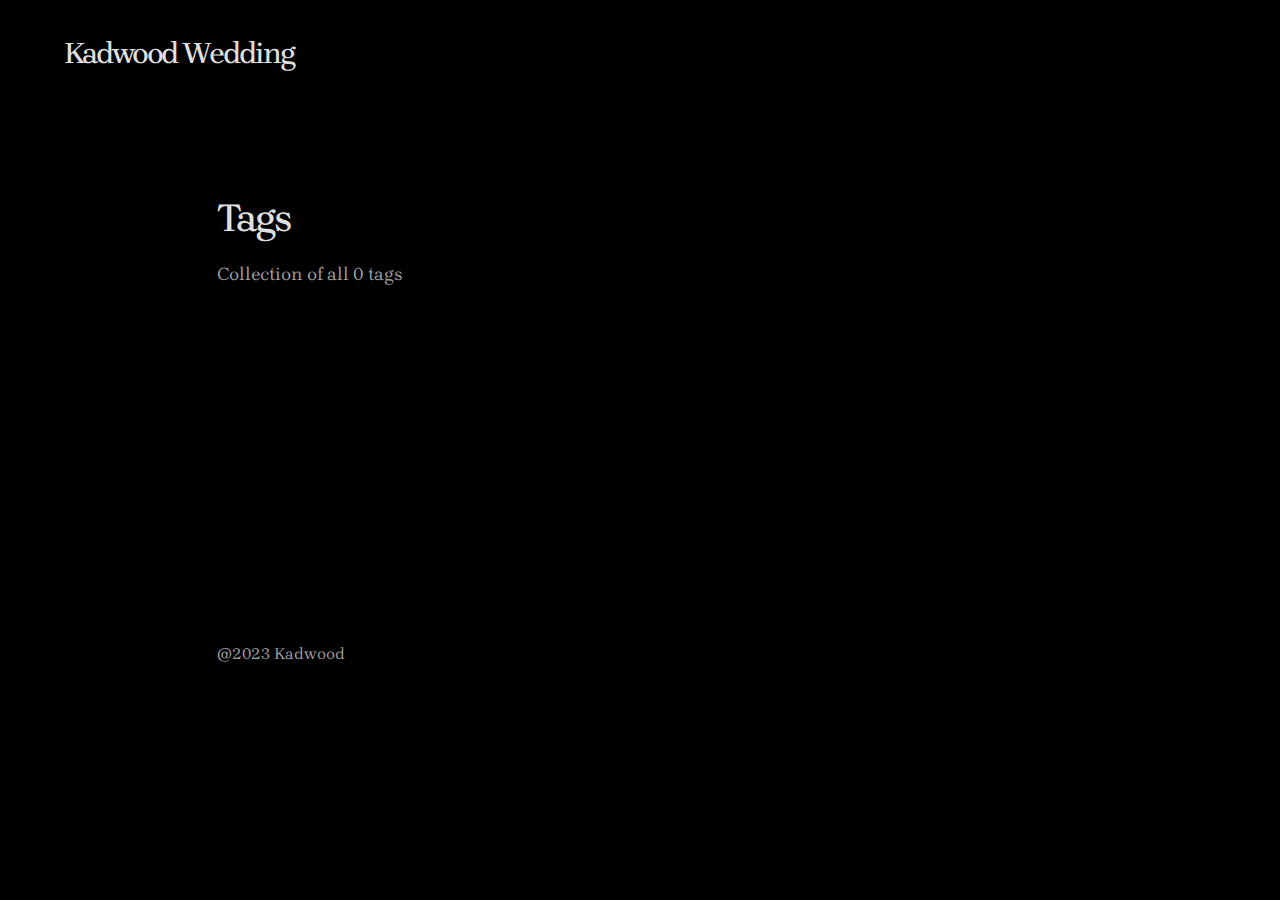
<file: tags/index.html>
<!DOCTYPE html><html lang="en-au"><head><meta charset="utf-8"><meta http-equiv="X-UA-Compatible" content="IE=edge"><meta name="viewport" content="width=device-width,initial-scale=1"><title>All tags - Kadwood Wedding</title><meta name="robots" content="noindex, follow"><meta name="generator" content="Publii Open-Source CMS for Static Site"><meta property="og:title" content="Kadwood Wedding"><meta property="og:image" content="https://mrjk05.github.io/wedding/media/website/61b.jpg"><meta property="og:image:width" content="2732"><meta property="og:image:height" content="1535"><meta property="og:site_name" content="Kadwood Wedding"><meta property="og:description" content="Cross-cultural romance leads to 3 fusion weddings Art deco Sydney, fairytale Italy, vibrant Malayalee rites. Bold blend affirms love transcends boundaries."><meta property="og:url" content="https://mrjk05.github.io/wedding/tags/"><meta property="og:type" content="website"><link rel="shortcut icon" href="https://mrjk05.github.io/wedding/media/website/favicon.ico" type="image/x-icon"><link rel="shortcut icon" href="https://mrjk05.github.io/wedding/media/website/favicon.ico" type="image/x-icon"><link rel="preload" href="https://mrjk05.github.io/wedding/assets/dynamic/fonts/brygada1918/brygada1918.woff2" as="font" type="font/woff2" crossorigin><link rel="stylesheet" href="https://mrjk05.github.io/wedding/assets/css/style.css?v=24b975d3039e318718bb637f397f0028"><script type="application/ld+json">{"@context":"http://schema.org","@type":"Organization","name":"Kadwood Wedding","url":"https://mrjk05.github.io/wedding/"}</script><noscript><style>img[loading] {
                    opacity: 1;
                }</style></noscript></head><body class="grid"><header class="header"><a href="https://mrjk05.github.io/wedding/" class="logo">Kadwood Wedding</a></header><main class="subgrid page page--tags"><div class="hero"><h1>Tags</h1><p>Collection of all 0 tags</p></div><ul class="tags-list"></ul></main><footer class="footer"><div class="footer__contact"><p>‎</p></div><div class="footer__copy">@2023 Kadwood</div></footer><script defer="defer" src="https://mrjk05.github.io/wedding/assets/js/scripts.min.js?v=b7b9a7735b2ca1bcce7ec6f1603664f3"></script><script>window.publiiThemeMenuConfig = {    
        mobileMenuMode: 'overlay',
        animationSpeed: 300,
        submenuWidth: 'auto',
        doubleClickTime: 500,
        mobileMenuExpandableSubmenus: true, 
        relatedContainerForOverlayMenuSelector: '.header',
   };</script><script>var images = document.querySelectorAll('img[loading]');
        for (var i = 0; i < images.length; i++) {
            if (images[i].complete) {
                images[i].classList.add('is-loaded');
            } else {
                images[i].addEventListener('load', function () {
                    this.classList.add('is-loaded');
                }, false);
            }
        }</script><script defer="defer" src="https://mrjk05.github.io/wedding/assets/js/quicklink.umd.js?v=a52ee49fe4afff274f8c30fe880ddc13"></script><script>window.addEventListener('load', () =>{
      quicklink.listen();
      });</script></body></html>
</file>
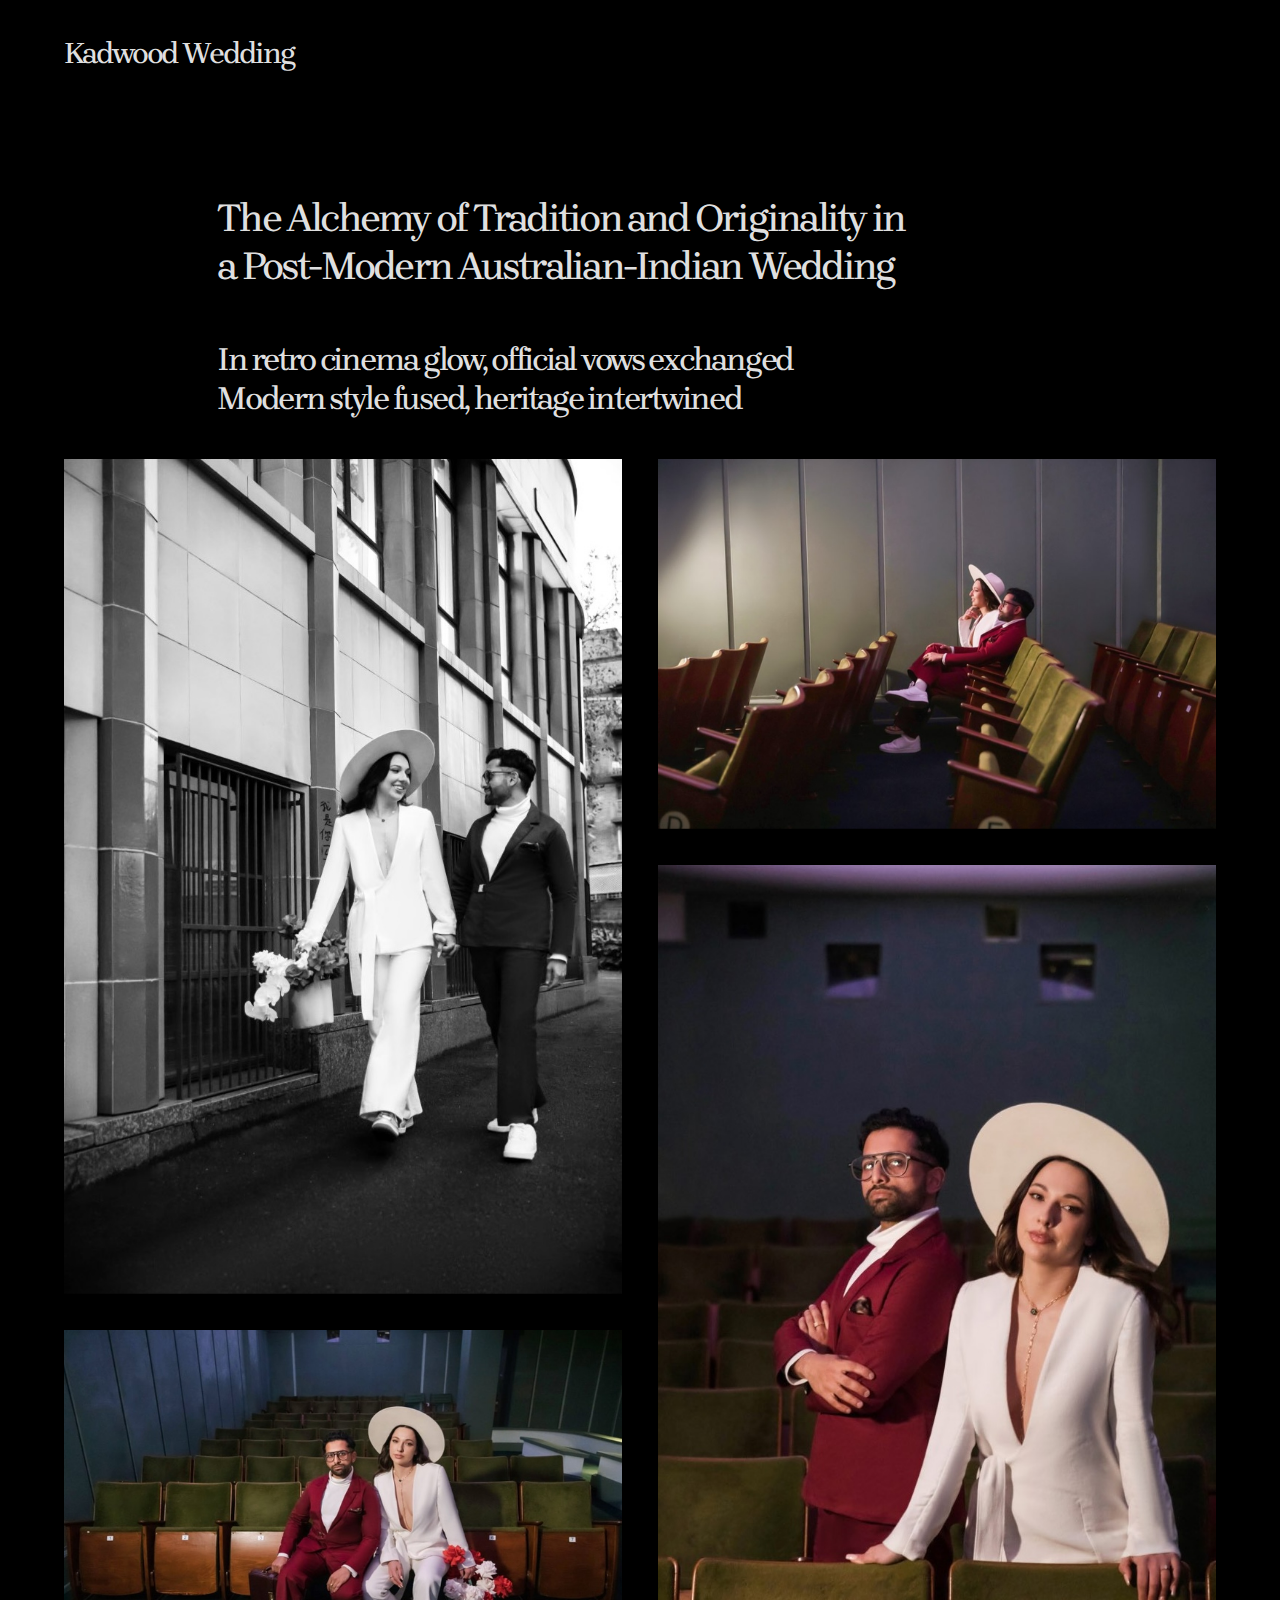
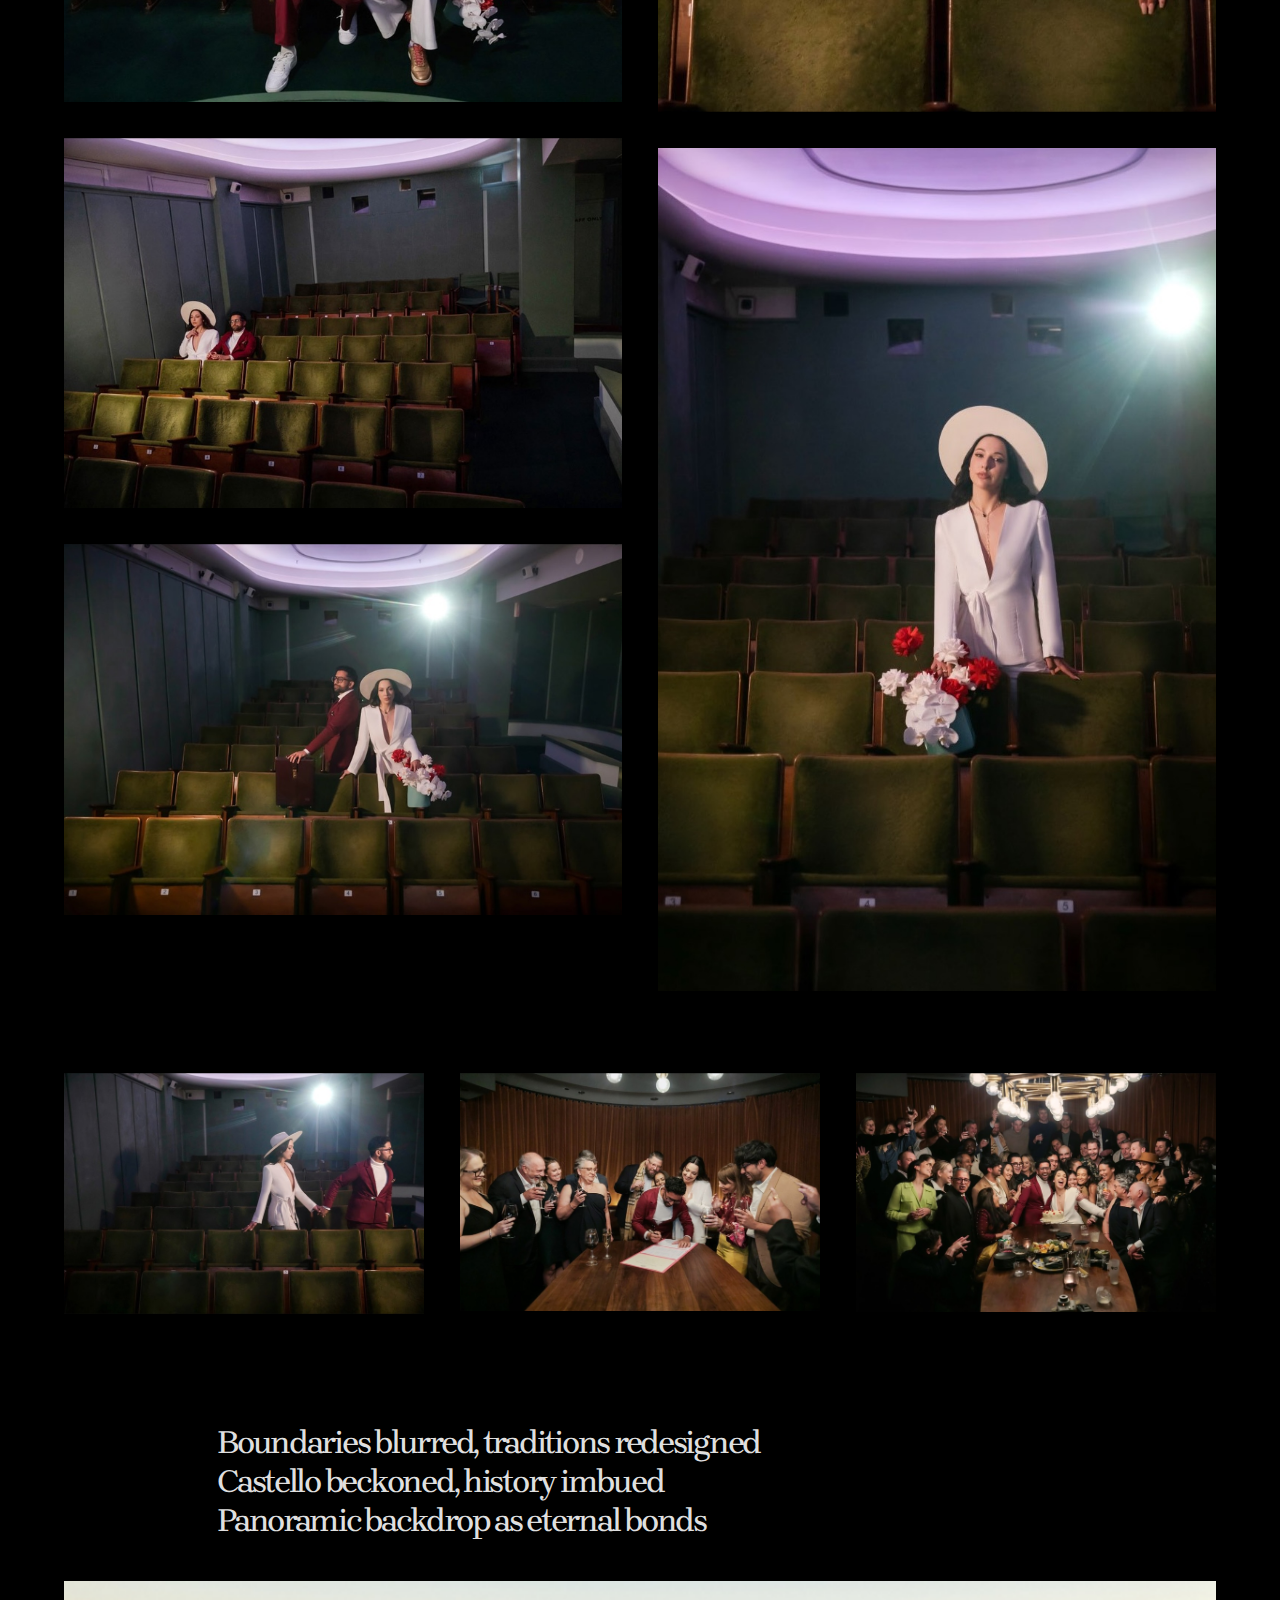
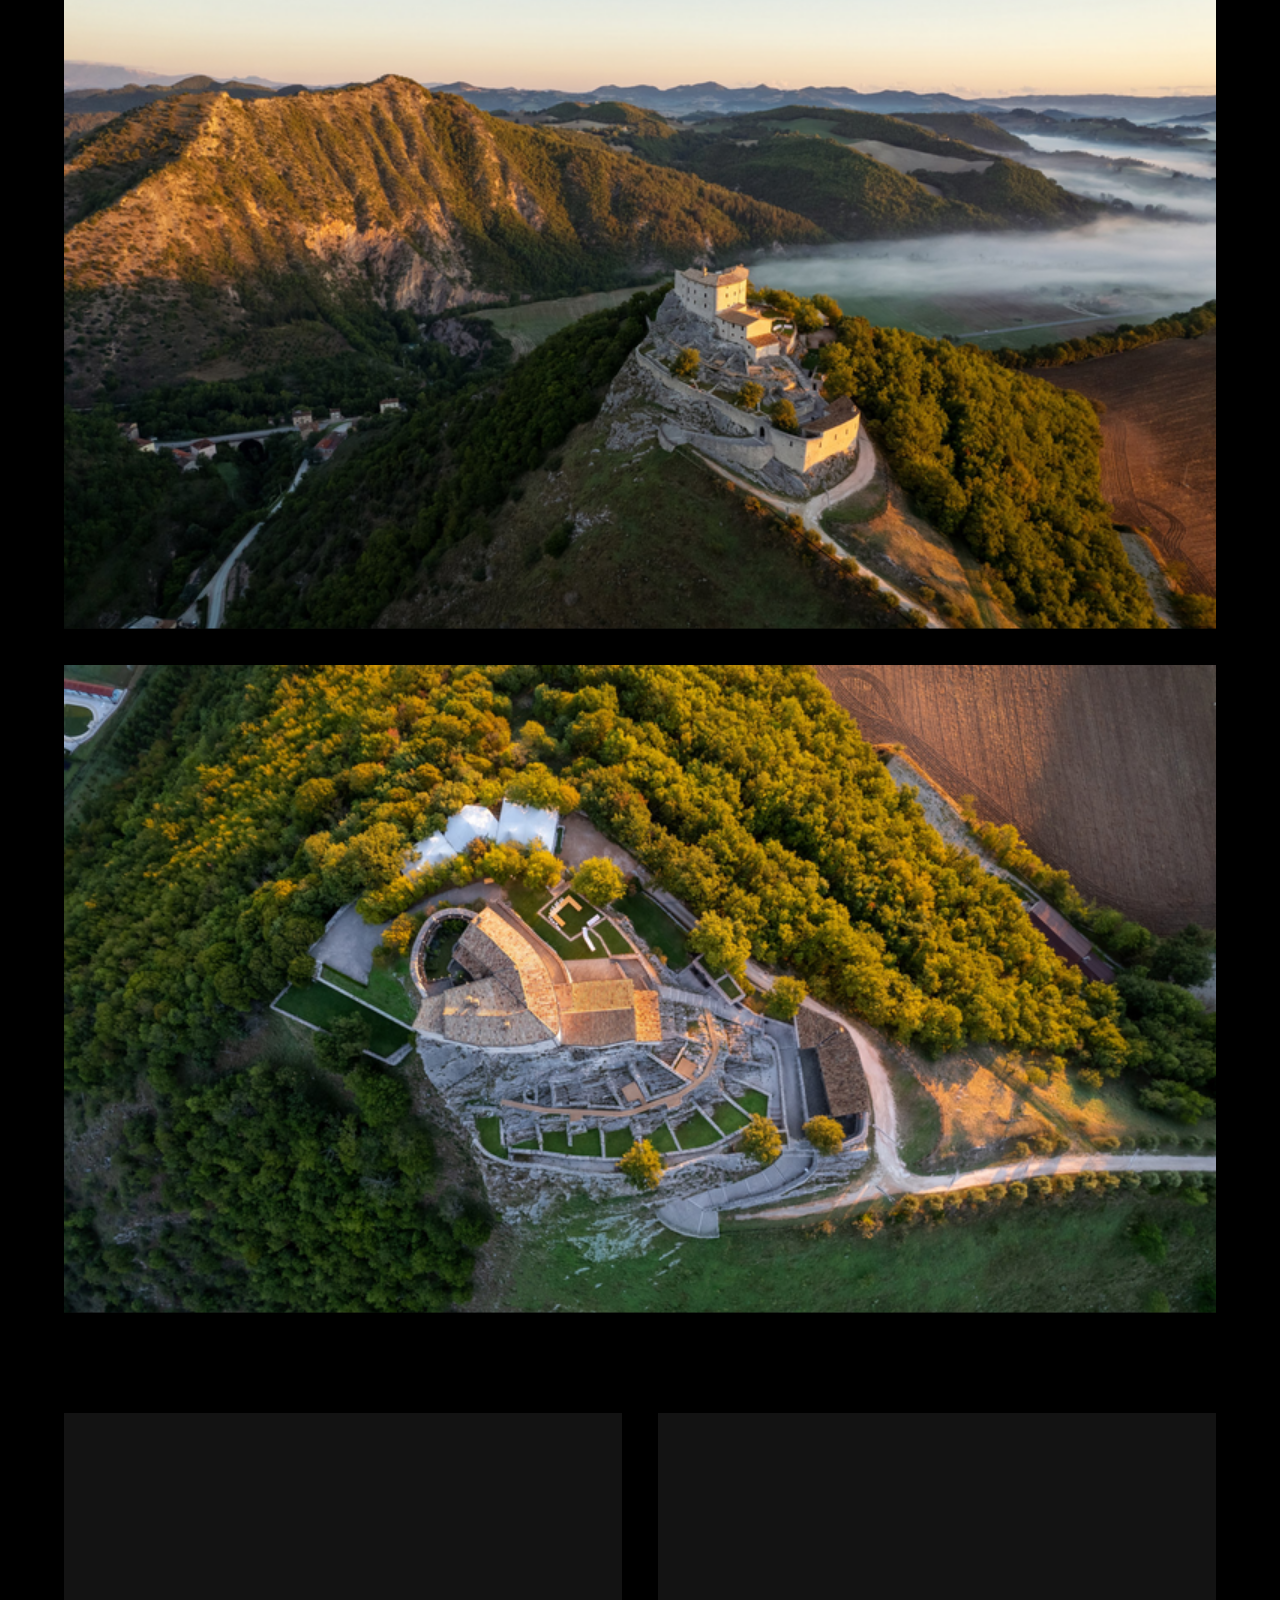
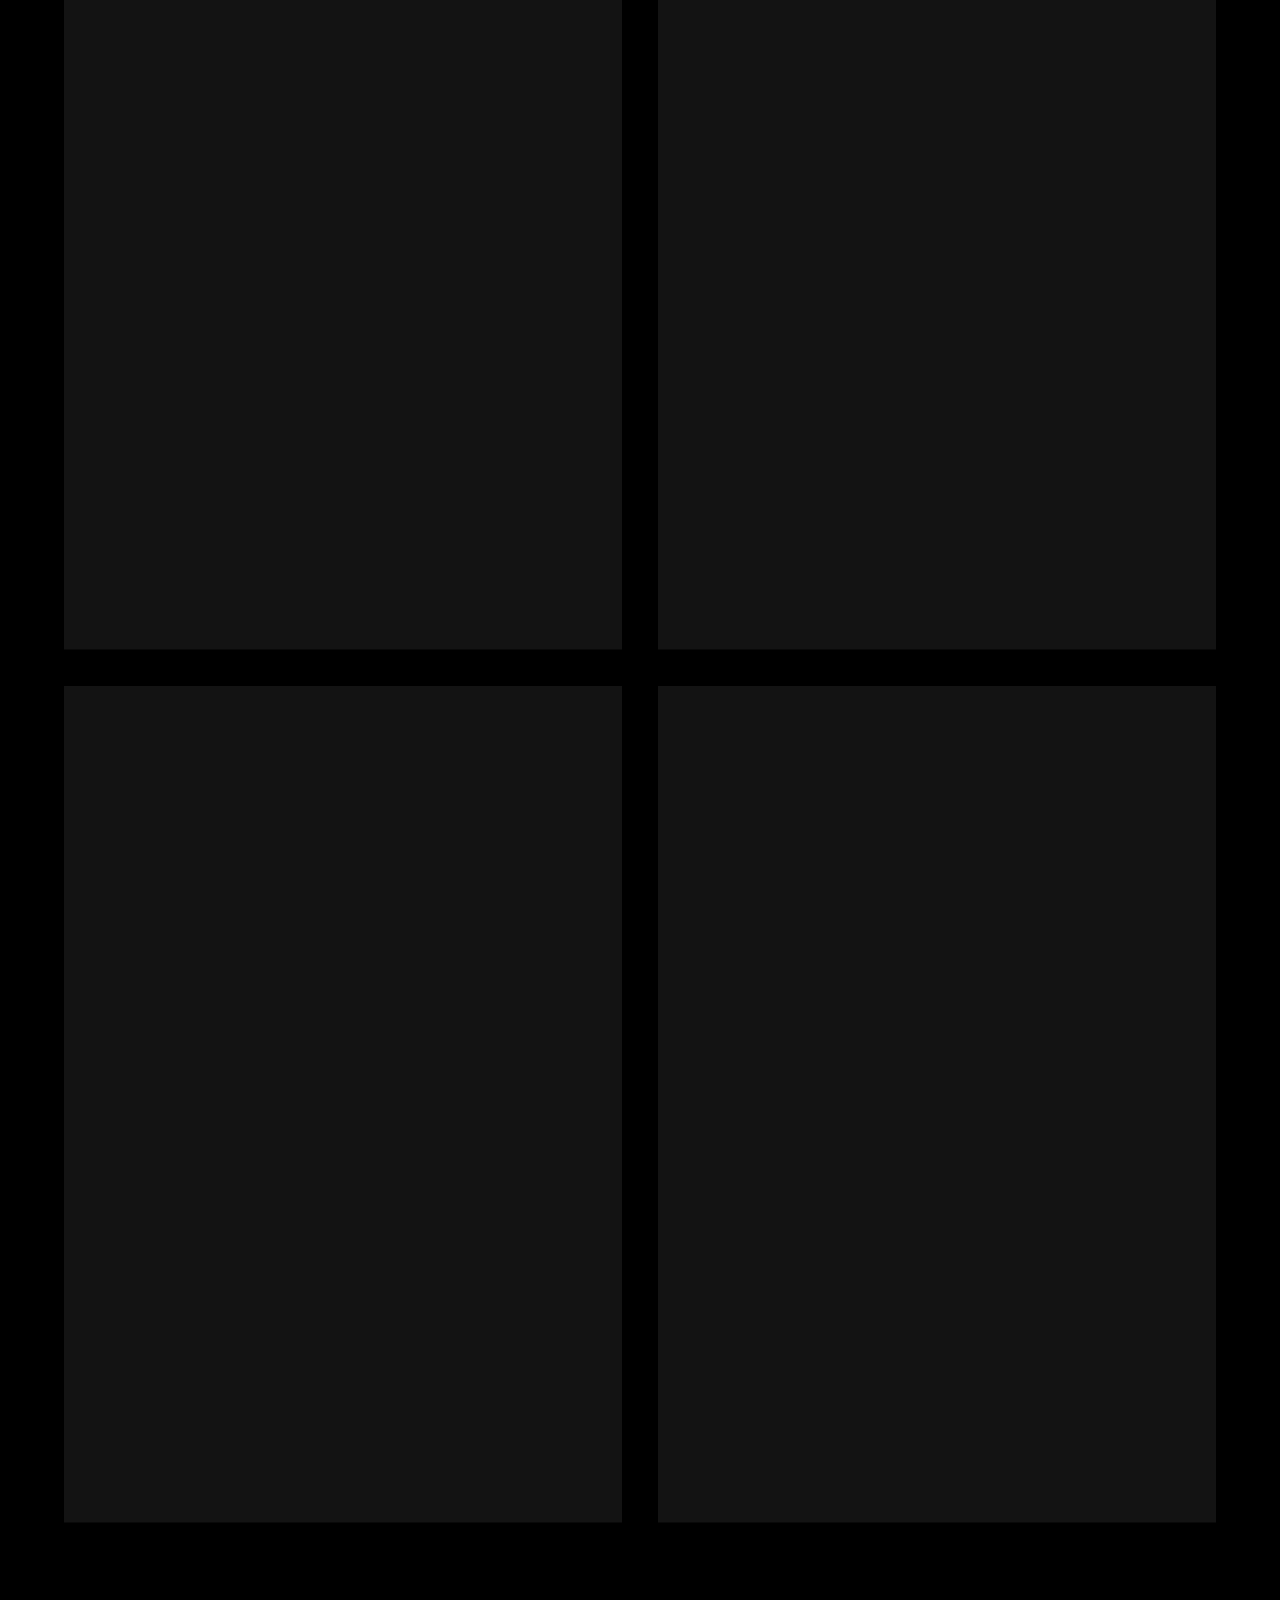
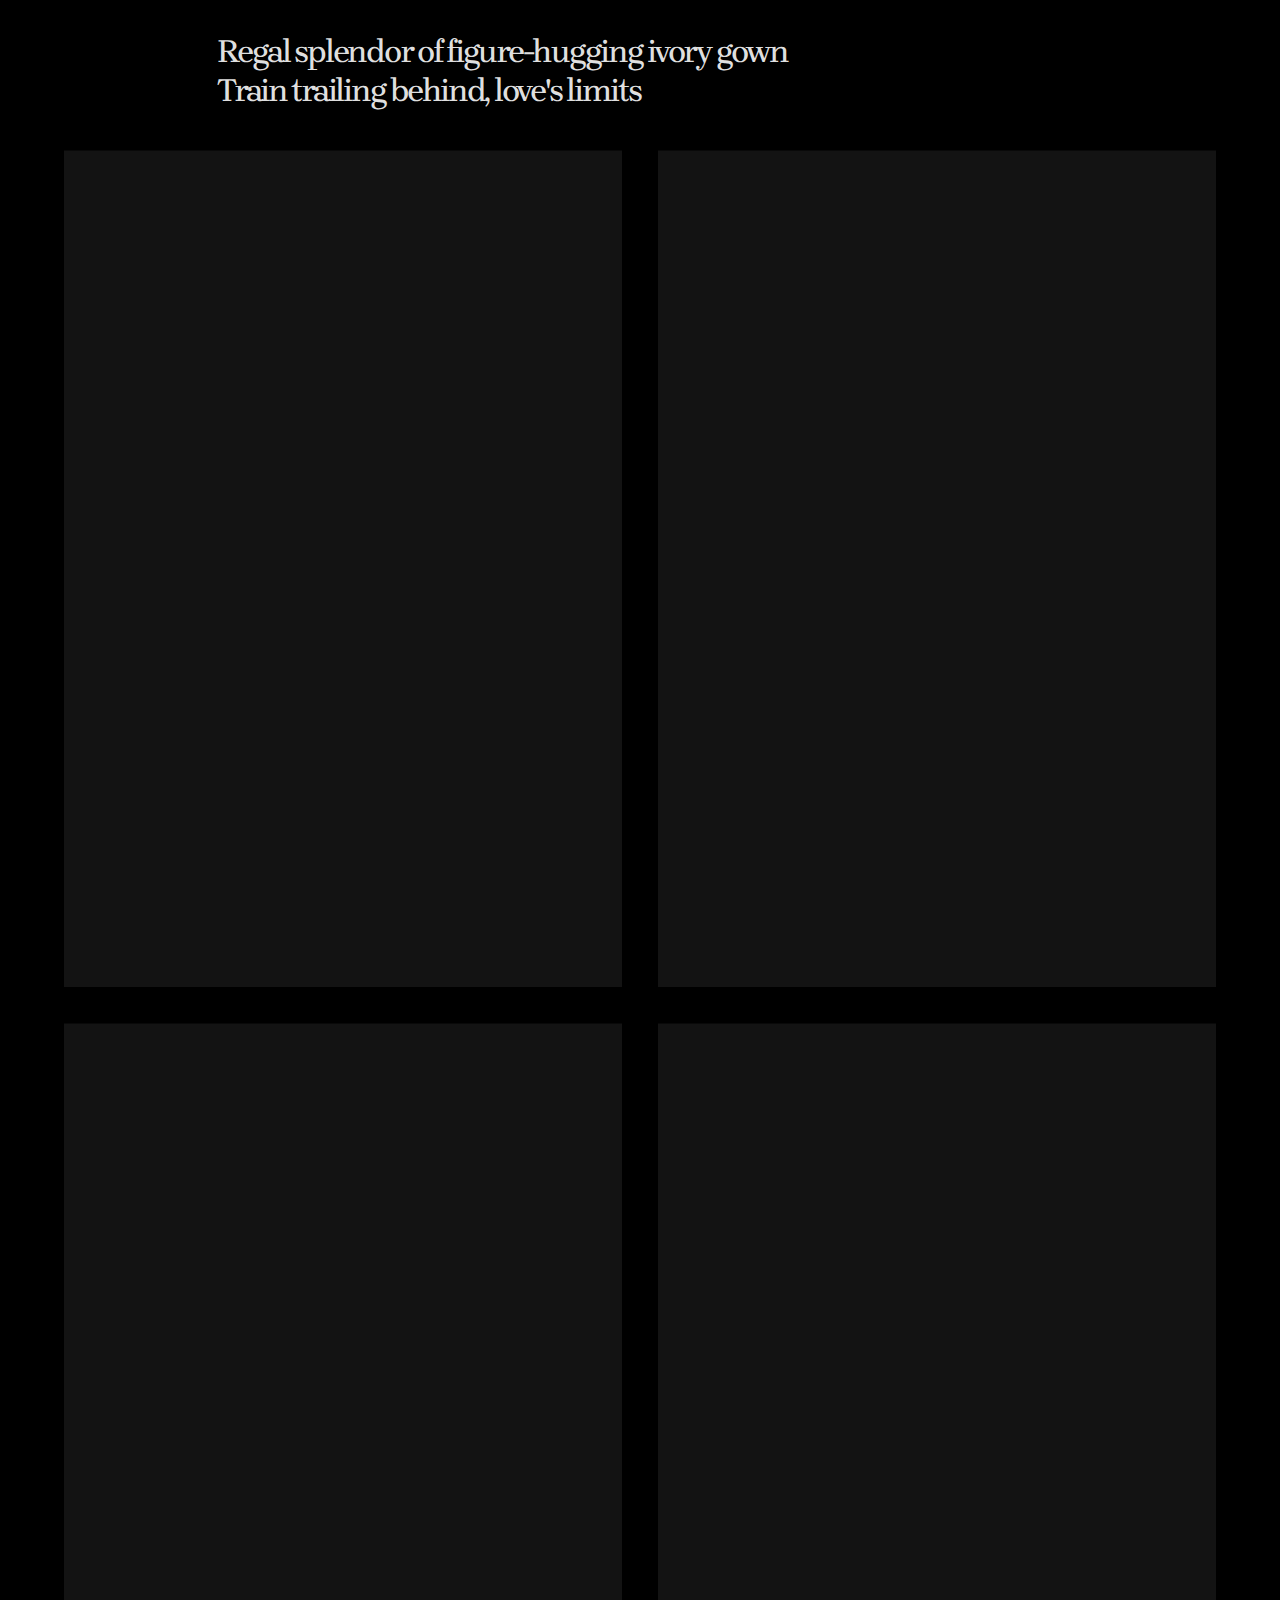
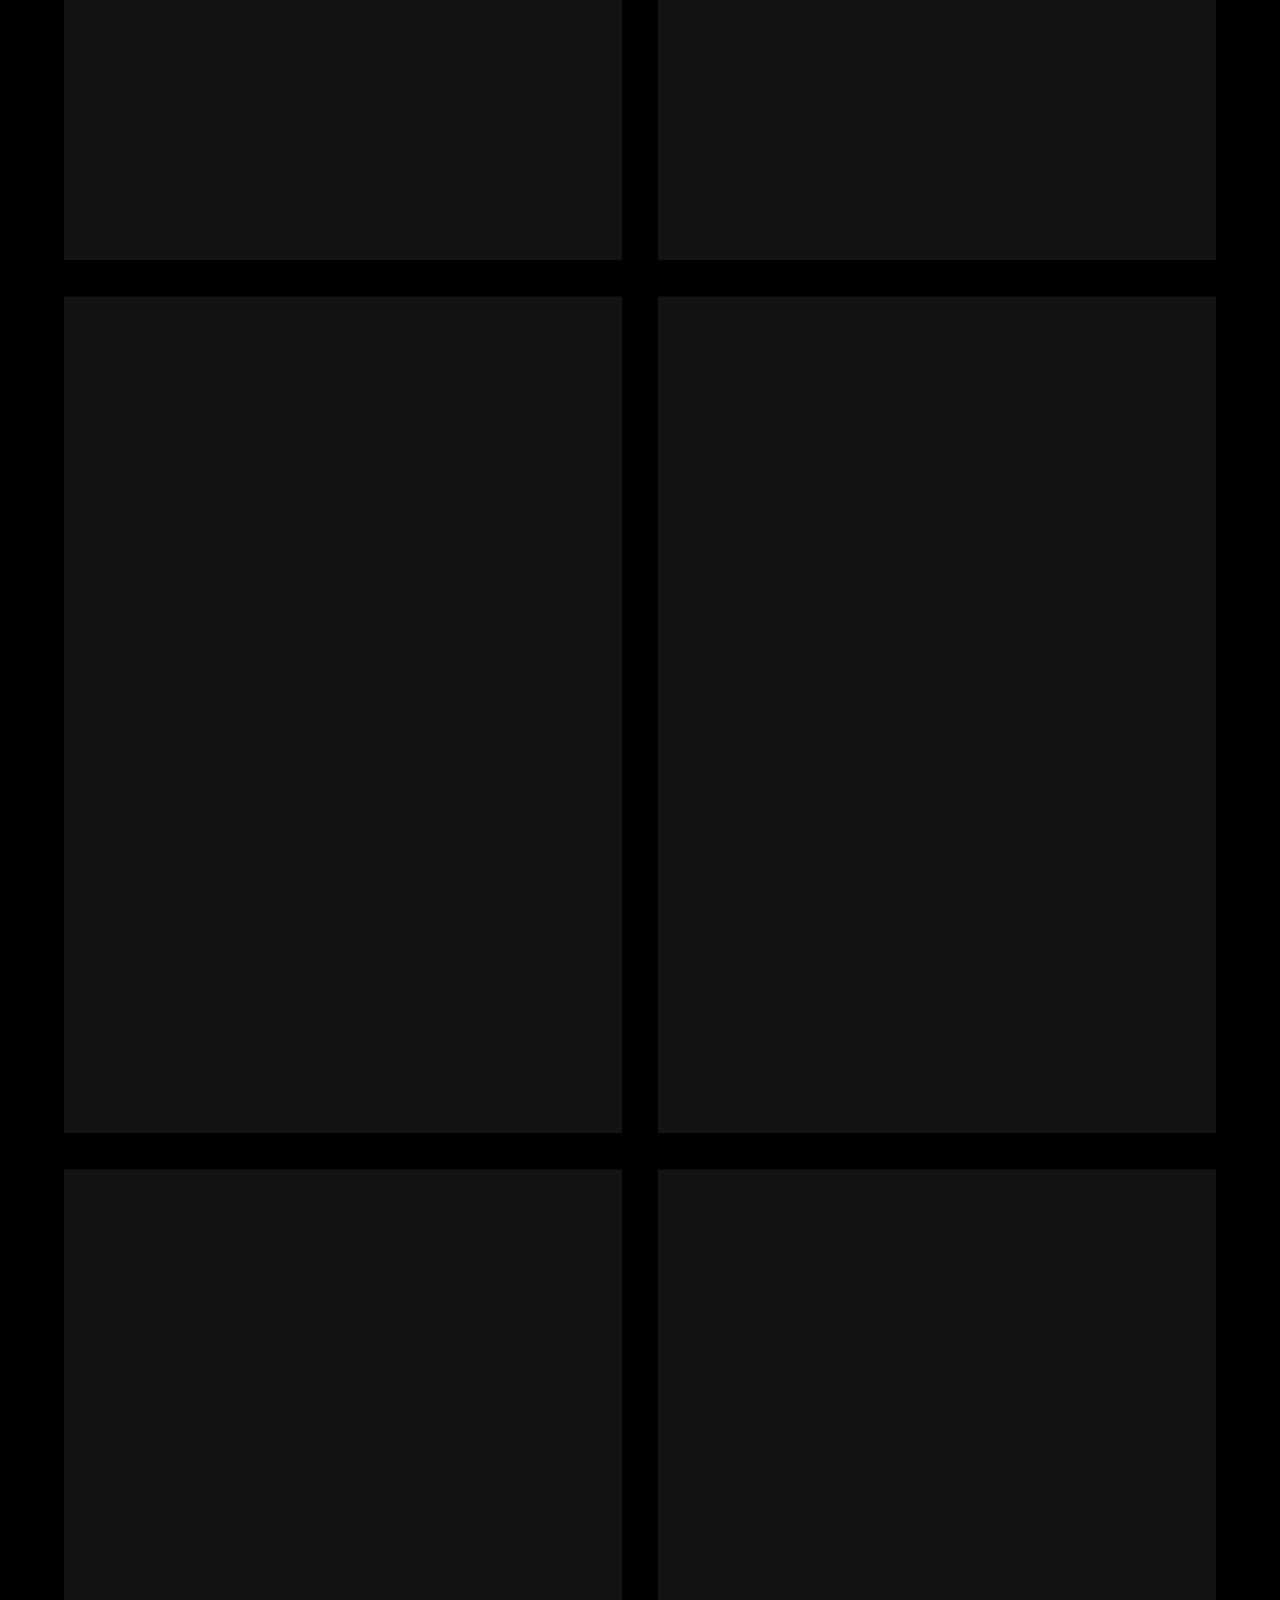
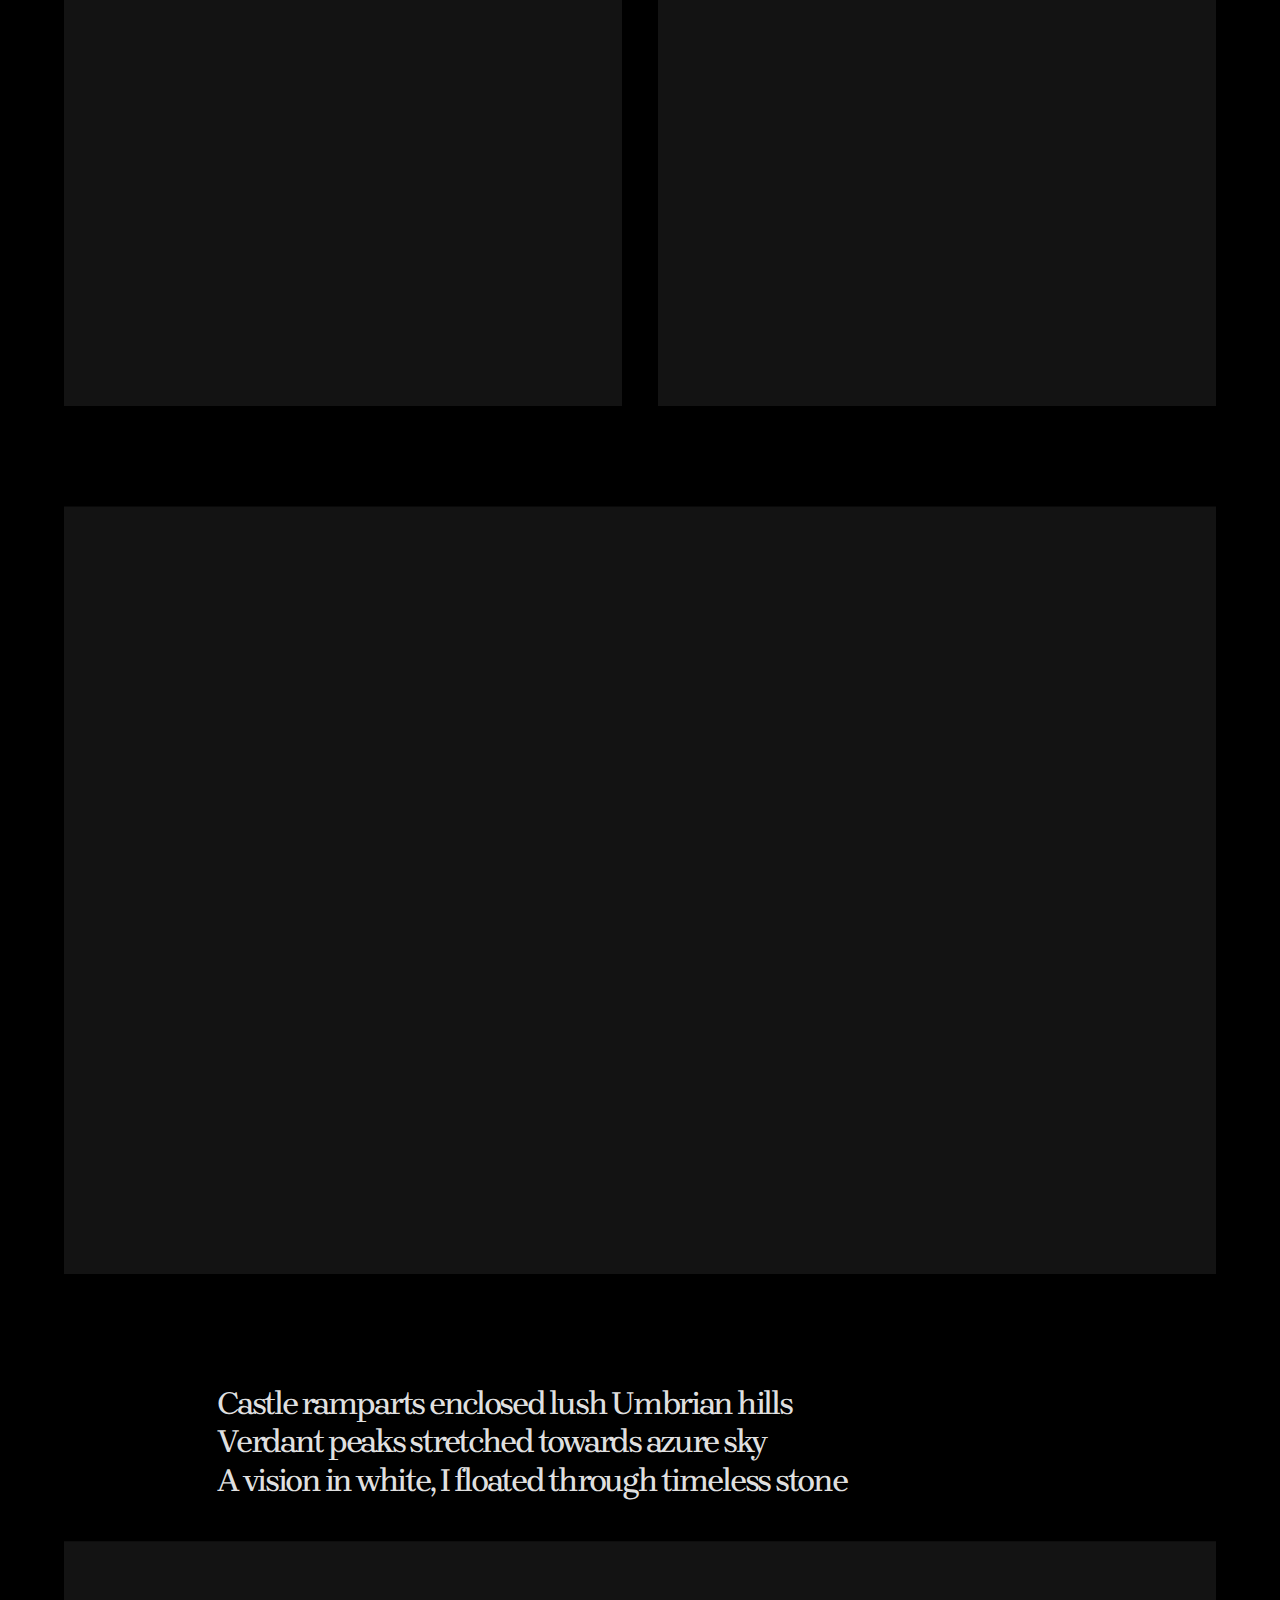
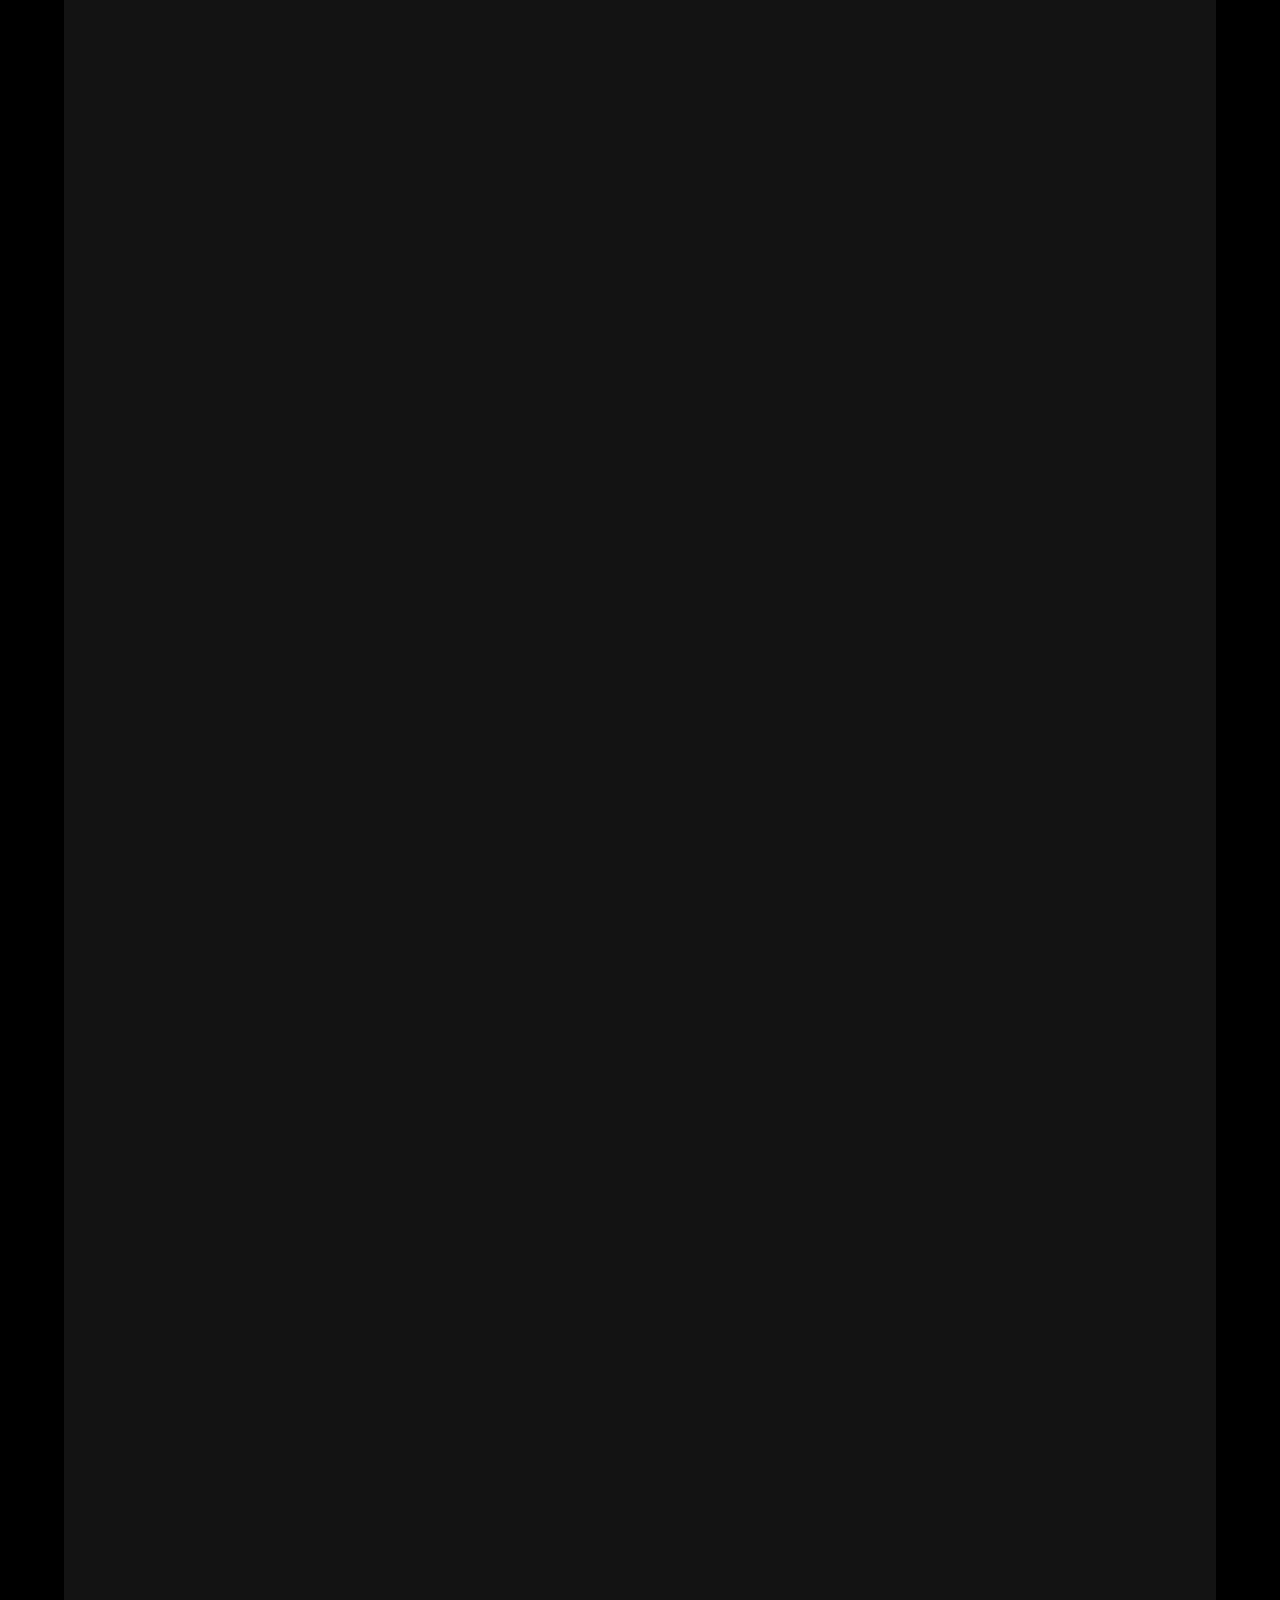
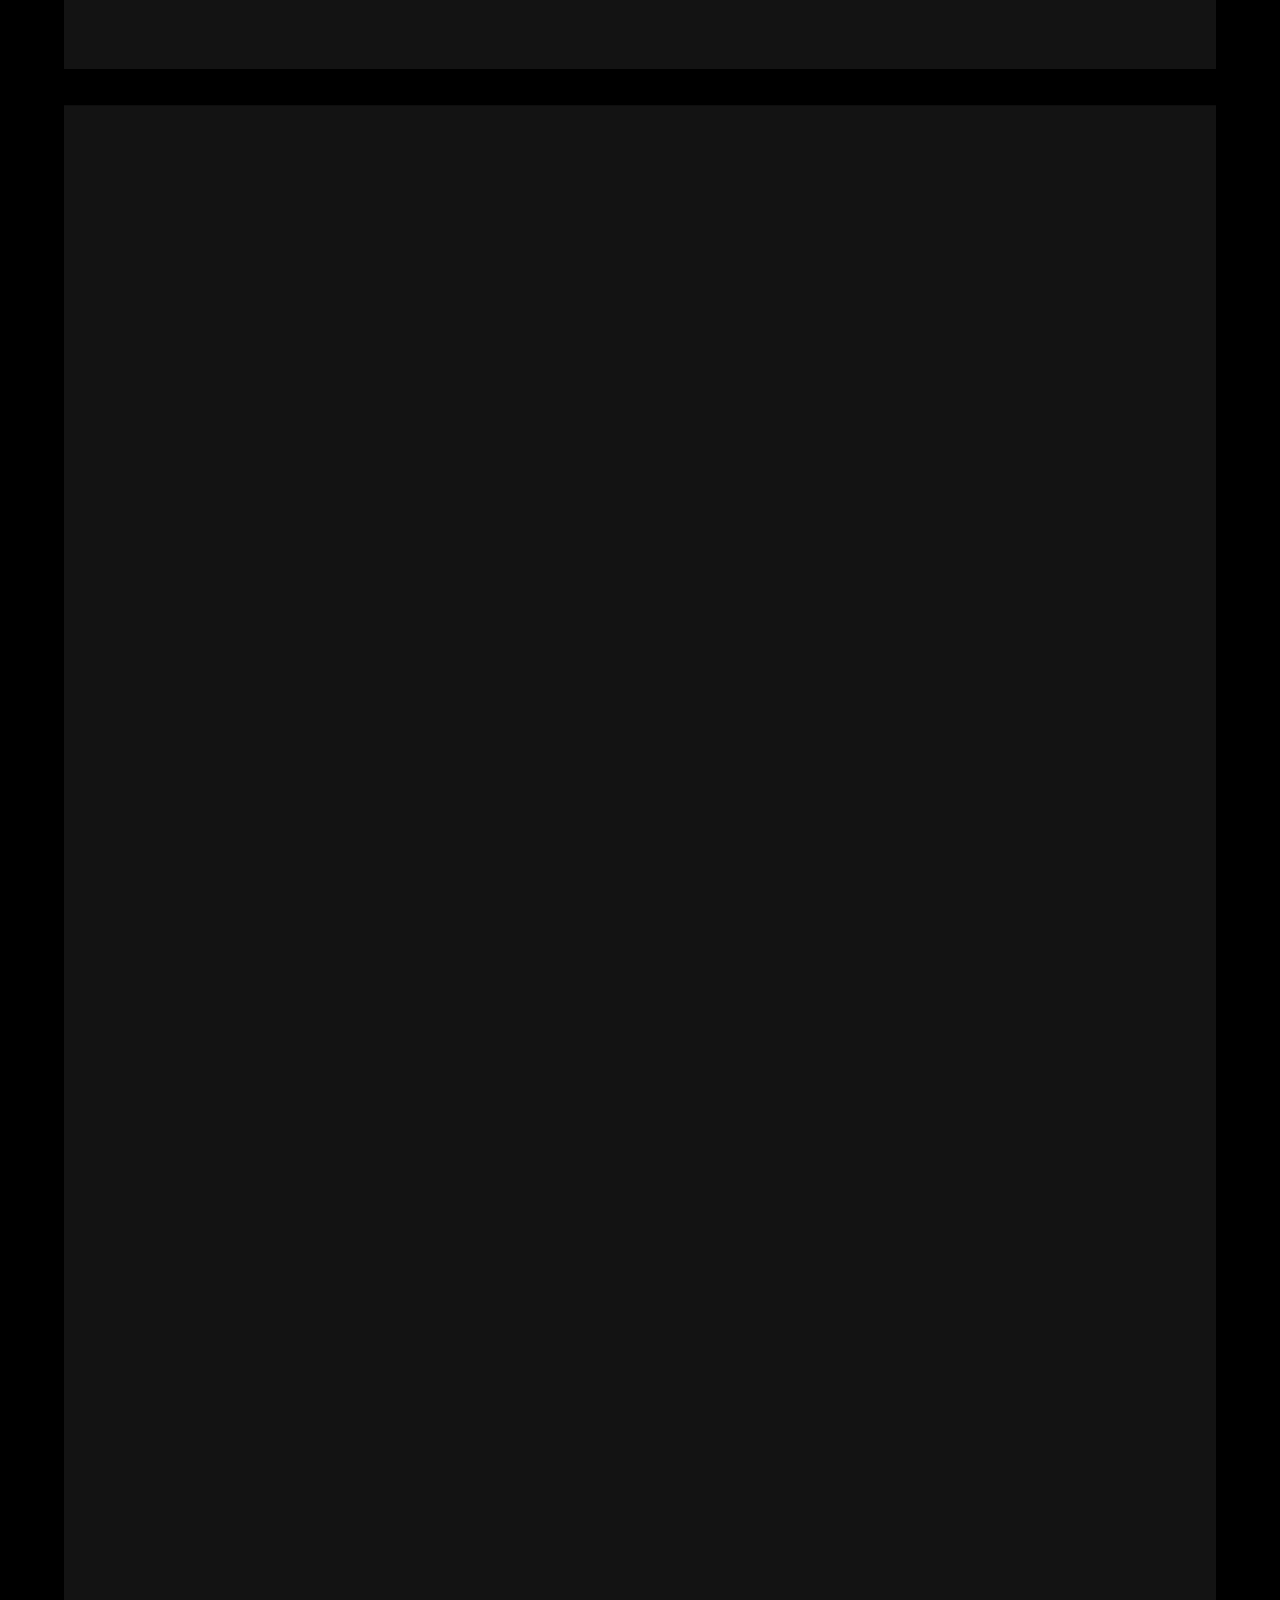
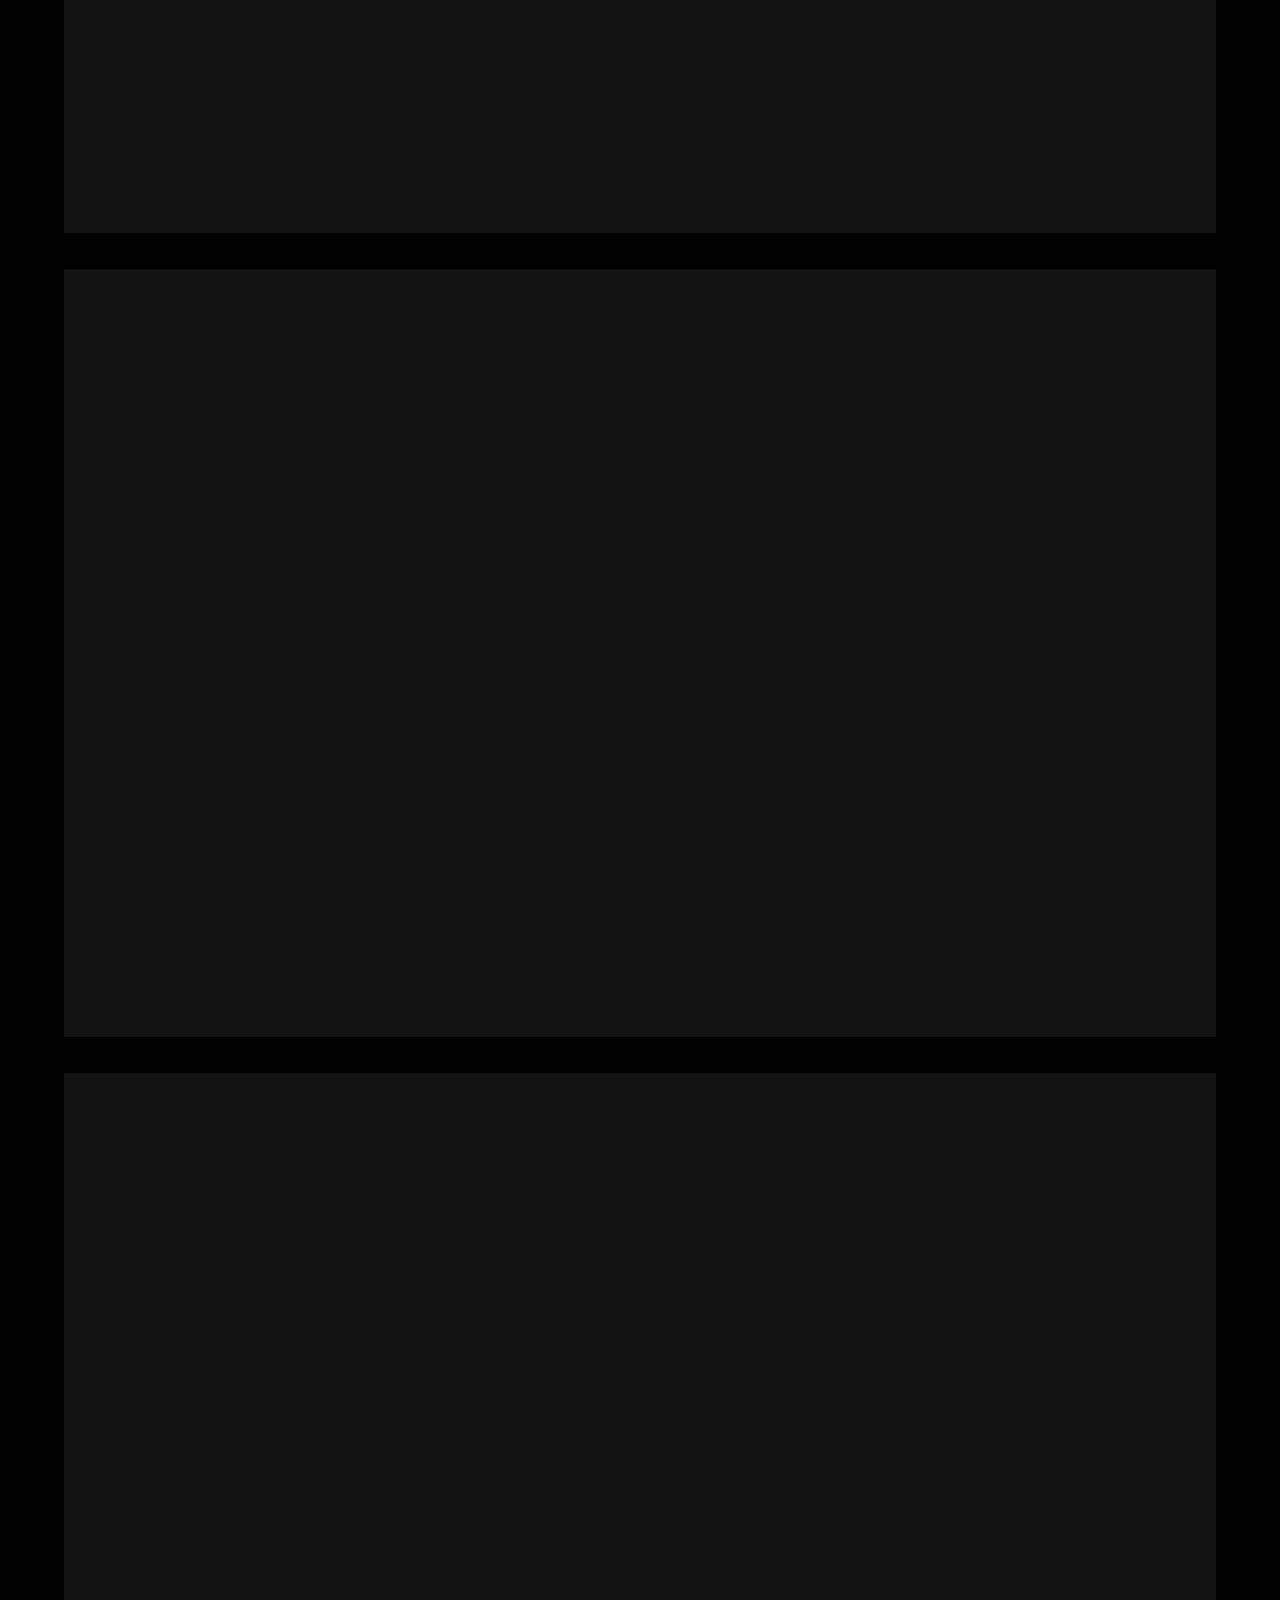
<file: test-post/index.html>
<!DOCTYPE html><html lang="en-au"><head><meta charset="utf-8"><meta http-equiv="X-UA-Compatible" content="IE=edge"><meta name="viewport" content="width=device-width,initial-scale=1"><title>The Alchemy of Tradition and Originality in a Post-Modern Australian-Indian Wedding - Kadwood Wedding</title><meta name="description" content="In retro cinema glow, official vows exchanged Modern style fused, heritage intertwined Boundaries blurred, traditions redesigned Castello beckoned, history imbued&hellip;"><meta name="generator" content="Publii Open-Source CMS for Static Site"><link rel="canonical" href="https://mrjk05.github.io/wedding/test-post/"><meta property="og:title" content="The Alchemy of Tradition and Originality in a Post-Modern Australian-Indian Wedding"><meta property="og:image" content="https://mrjk05.github.io/wedding/media/website/61b.jpg"><meta property="og:image:width" content="2732"><meta property="og:image:height" content="1535"><meta property="og:site_name" content="Kadwood Wedding"><meta property="og:description" content="In retro cinema glow, official vows exchanged Modern style fused, heritage intertwined Boundaries blurred, traditions redesigned Castello beckoned, history imbued&hellip;"><meta property="og:url" content="https://mrjk05.github.io/wedding/test-post/"><meta property="og:type" content="article"><link rel="shortcut icon" href="https://mrjk05.github.io/wedding/media/website/favicon.ico" type="image/x-icon"><link rel="shortcut icon" href="https://mrjk05.github.io/wedding/media/website/favicon.ico" type="image/x-icon"><link rel="preload" href="https://mrjk05.github.io/wedding/assets/dynamic/fonts/brygada1918/brygada1918.woff2" as="font" type="font/woff2" crossorigin><link rel="stylesheet" href="https://mrjk05.github.io/wedding/assets/css/style.css?v=24b975d3039e318718bb637f397f0028"><link rel="stylesheet" href="https://mrjk05.github.io/wedding/assets/css/photoswipe.css?v=da6e9be0fa855edd3610e97c1d4e38d9"><script type="application/ld+json">{"@context":"http://schema.org","@type":"Article","mainEntityOfPage":{"@type":"WebPage","@id":"https://mrjk05.github.io/wedding/test-post/"},"headline":"The Alchemy of Tradition and Originality in a Post-Modern Australian-Indian Wedding","datePublished":"2024-02-05T22:23","dateModified":"2024-02-18T12:52","description":"In retro cinema glow, official vows exchanged Modern style fused, heritage intertwined Boundaries blurred, traditions redesigned Castello beckoned, history imbued&hellip;","author":{"@type":"Person","name":"Kadwood","url":"https://mrjk05.github.io/wedding/authors/kadwood/"},"publisher":{"@type":"Organization","name":"Kadwood"}}</script><style>.pswp--svg .pswp__button,
				          .pswp--svg .pswp__button--arrow--left:before,
				          .pswp--svg .pswp__button--arrow--right:before {
					          background-image: url(https://mrjk05.github.io/wedding/assets/svg/gallery-icons-light.svg);
			              }</style><noscript><style>img[loading] {
                    opacity: 1;
                }</style></noscript></head><body class="grid"><header class="header"><a href="https://mrjk05.github.io/wedding/" class="logo">Kadwood Wedding</a></header><main class="grid"><article class="subgrid post post--second"><header class="hero post--second__header"><h1 class="post__title">The Alchemy of Tradition and Originality in a Post-Modern Australian-Indian Wedding</h1></header><h2 class="align-left">In retro cinema glow, official vows exchanged<br>Modern style fused, heritage intertwined</h2><div class="gallery-wrapper gallery-wrapper--full"><div class="gallery" data-is-empty="false" data-translation="Add images" data-columns="2"><figure class="gallery__item"><a href="https://mrjk05.github.io/wedding/media/posts/113/gallery/1-2.jpg" data-size="764x1143"><img loading="lazy" src="https://mrjk05.github.io/wedding/media/posts/113/gallery/1-2-thumbnail.webp" alt="" width="764" height="1143"></a></figure><figure class="gallery__item"><a href="https://mrjk05.github.io/wedding/media/posts/113/gallery/8-2.jpg" data-size="1015x673"><img loading="lazy" src="https://mrjk05.github.io/wedding/media/posts/113/gallery/8-2-thumbnail.webp" alt="" width="768" height="509"></a></figure><figure class="gallery__item"><a href="https://mrjk05.github.io/wedding/media/posts/113/gallery/3.jpg" data-size="753x1143"><img loading="lazy" src="https://mrjk05.github.io/wedding/media/posts/113/gallery/3-thumbnail.webp" alt="" width="753" height="1143"></a></figure><figure class="gallery__item"><a href="https://mrjk05.github.io/wedding/media/posts/113/gallery/2.jpg" data-size="970x648"><img loading="lazy" src="https://mrjk05.github.io/wedding/media/posts/113/gallery/2-thumbnail.webp" alt="" width="768" height="513"></a></figure><figure class="gallery__item"><a href="https://mrjk05.github.io/wedding/media/posts/113/gallery/9.jpg" data-size="1014x672"><img loading="lazy" src="https://mrjk05.github.io/wedding/media/posts/113/gallery/9-thumbnail.webp" alt="" width="768" height="509"></a></figure><figure class="gallery__item"><a href="https://mrjk05.github.io/wedding/media/posts/113/gallery/5.jpg" data-size="754x1140"><img loading="lazy" src="https://mrjk05.github.io/wedding/media/posts/113/gallery/5-thumbnail.webp" alt="" width="754" height="1140"></a></figure><figure class="gallery__item"><a href="https://mrjk05.github.io/wedding/media/posts/113/gallery/4.jpg" data-size="1013x674"><img loading="lazy" src="https://mrjk05.github.io/wedding/media/posts/113/gallery/4-thumbnail.webp" alt="" width="768" height="511"></a></figure></div></div><div class="gallery-wrapper gallery-wrapper--full"><div class="gallery" data-is-empty="false" data-translation="Add images" data-columns="3"><figure class="gallery__item"><a href="https://mrjk05.github.io/wedding/media/posts/113/gallery/6.jpg" data-size="1011x675"><img loading="lazy" src="https://mrjk05.github.io/wedding/media/posts/113/gallery/6-thumbnail.webp" alt="" width="768" height="513"></a></figure><figure class="gallery__item"><a href="https://mrjk05.github.io/wedding/media/posts/113/gallery/10.jpg" data-size="1017x672"><img loading="lazy" src="https://mrjk05.github.io/wedding/media/posts/113/gallery/10-thumbnail.webp" alt="" width="768" height="507"></a></figure><figure class="gallery__item"><a href="https://mrjk05.github.io/wedding/media/posts/113/gallery/11.jpg" data-size="1012x671"><img loading="lazy" src="https://mrjk05.github.io/wedding/media/posts/113/gallery/11-thumbnail.webp" alt="" width="768" height="509"></a></figure></div></div><h2>Boundaries blurred, traditions redesigned<br>Castello beckoned, history imbued<br>Panoramic backdrop as eternal bonds</h2><div class="gallery-wrapper gallery-wrapper--full"><div class="gallery" data-is-empty="false" data-translation="Add images" data-columns="1"><figure class="gallery__item"><a href="https://mrjk05.github.io/wedding/media/posts/113/gallery/97.jpg" data-size="2732x1535"><img loading="lazy" src="https://mrjk05.github.io/wedding/media/posts/113/gallery/97-thumbnail.webp" alt="" width="768" height="432"></a></figure><figure class="gallery__item"><a href="https://mrjk05.github.io/wedding/media/posts/113/gallery/98.jpg" data-size="2732x1535"><img loading="lazy" src="https://mrjk05.github.io/wedding/media/posts/113/gallery/98-thumbnail.webp" alt="" width="768" height="432"></a></figure></div></div><div class="gallery-wrapper gallery-wrapper--full"><div class="gallery" data-is-empty="false" data-translation="Add images" data-columns="2"><figure class="gallery__item"><a href="https://mrjk05.github.io/wedding/media/posts/113/gallery/100.jpg" data-size="1365x2048"><img loading="lazy" src="https://mrjk05.github.io/wedding/media/posts/113/gallery/100-thumbnail.webp" alt="" width="768" height="1152"></a></figure><figure class="gallery__item"><a href="https://mrjk05.github.io/wedding/media/posts/113/gallery/12.jpg" data-size="1824x2736"><img loading="lazy" src="https://mrjk05.github.io/wedding/media/posts/113/gallery/12-thumbnail.webp" alt="" width="768" height="1152"></a></figure><figure class="gallery__item"><a href="https://mrjk05.github.io/wedding/media/posts/113/gallery/101.jpg" data-size="1365x2048"><img loading="lazy" src="https://mrjk05.github.io/wedding/media/posts/113/gallery/101-thumbnail.webp" alt="" width="768" height="1152"></a></figure><figure class="gallery__item"><a href="https://mrjk05.github.io/wedding/media/posts/113/gallery/14.jpg" data-size="1824x2736"><img loading="lazy" src="https://mrjk05.github.io/wedding/media/posts/113/gallery/14-thumbnail.webp" alt="" width="768" height="1152"></a></figure></div></div><h2>Regal splendor of figure-hugging ivory gown<br>Train trailing behind, love's limits</h2><div class="gallery-wrapper gallery-wrapper--full"><div class="gallery" data-is-empty="false" data-translation="Add images" data-columns="2"><figure class="gallery__item"><a href="https://mrjk05.github.io/wedding/media/posts/113/gallery/17-2.jpg" data-size="1136x1704"><img loading="lazy" src="https://mrjk05.github.io/wedding/media/posts/113/gallery/17-2-thumbnail.webp" alt="" width="768" height="1152"></a></figure><figure class="gallery__item"><a href="https://mrjk05.github.io/wedding/media/posts/113/gallery/18-2.jpg" data-size="1824x2736"><img loading="lazy" src="https://mrjk05.github.io/wedding/media/posts/113/gallery/18-2-thumbnail.webp" alt="" width="768" height="1152"></a></figure><figure class="gallery__item"><a href="https://mrjk05.github.io/wedding/media/posts/113/gallery/26.jpg" data-size="1136x1704"><img loading="lazy" src="https://mrjk05.github.io/wedding/media/posts/113/gallery/26-thumbnail.webp" alt="" width="768" height="1152"></a></figure><figure class="gallery__item"><a href="https://mrjk05.github.io/wedding/media/posts/113/gallery/27.jpg" data-size="1136x1704"><img loading="lazy" src="https://mrjk05.github.io/wedding/media/posts/113/gallery/27-thumbnail.webp" alt="" width="768" height="1152"></a></figure><figure class="gallery__item"><a href="https://mrjk05.github.io/wedding/media/posts/113/gallery/21.jpg" data-size="1824x2736"><img loading="lazy" src="https://mrjk05.github.io/wedding/media/posts/113/gallery/21-thumbnail.webp" alt="" width="768" height="1152"></a></figure><figure class="gallery__item"><a href="https://mrjk05.github.io/wedding/media/posts/113/gallery/24.jpg" data-size="1824x2736"><img loading="lazy" src="https://mrjk05.github.io/wedding/media/posts/113/gallery/24-thumbnail.webp" alt="" width="768" height="1152"></a></figure><figure class="gallery__item"><a href="https://mrjk05.github.io/wedding/media/posts/113/gallery/25.jpg" data-size="1824x2736"><img loading="lazy" src="https://mrjk05.github.io/wedding/media/posts/113/gallery/25-thumbnail.webp" alt="" width="768" height="1152"></a></figure><figure class="gallery__item"><a href="https://mrjk05.github.io/wedding/media/posts/113/gallery/29.jpg" data-size="1136x1704"><img loading="lazy" src="https://mrjk05.github.io/wedding/media/posts/113/gallery/29-thumbnail.webp" alt="" width="768" height="1152"></a></figure></div></div><div class="gallery-wrapper gallery-wrapper--full"><div class="gallery" data-is-empty="false" data-translation="Add images" data-columns="1"><figure class="gallery__item"><a href="https://mrjk05.github.io/wedding/media/posts/113/gallery/36-2.jpg" data-size="2736x1824"><img loading="lazy" src="https://mrjk05.github.io/wedding/media/posts/113/gallery/36-2-thumbnail.webp" alt="" width="768" height="512"></a></figure></div></div><h2>Castle ramparts enclosed lush Umbrian hills<br>Verdant peaks stretched towards azure sky<br>A vision in white, I floated through timeless stone</h2><div class="gallery-wrapper gallery-wrapper--full"><div class="gallery" data-is-empty="false" data-translation="Add images" data-columns="1"><figure class="gallery__item"><a href="https://mrjk05.github.io/wedding/media/posts/113/gallery/39.jpg" data-size="1824x2736"><img loading="lazy" src="https://mrjk05.github.io/wedding/media/posts/113/gallery/39-thumbnail.webp" alt="" width="768" height="1152"></a></figure><figure class="gallery__item"><a href="https://mrjk05.github.io/wedding/media/posts/113/gallery/40.jpg" data-size="1824x2736"><img loading="lazy" src="https://mrjk05.github.io/wedding/media/posts/113/gallery/40-thumbnail.webp" alt="" width="768" height="1152"></a></figure><figure class="gallery__item"><a href="https://mrjk05.github.io/wedding/media/posts/113/gallery/42.jpg" data-size="2736x1824"><img loading="lazy" src="https://mrjk05.github.io/wedding/media/posts/113/gallery/42-thumbnail.webp" alt="" width="768" height="512"></a></figure><figure class="gallery__item"><a href="https://mrjk05.github.io/wedding/media/posts/113/gallery/43.jpg" data-size="2736x1824"><img loading="lazy" src="https://mrjk05.github.io/wedding/media/posts/113/gallery/43-thumbnail.webp" alt="" width="768" height="512"></a></figure><figure class="gallery__item"><a href="https://mrjk05.github.io/wedding/media/posts/113/gallery/45.jpg" data-size="2736x1824"><img loading="lazy" src="https://mrjk05.github.io/wedding/media/posts/113/gallery/45-thumbnail.webp" alt="" width="768" height="512"></a></figure><figure class="gallery__item"><a href="https://mrjk05.github.io/wedding/media/posts/113/gallery/48.jpg" data-size="1824x2736"><img loading="lazy" src="https://mrjk05.github.io/wedding/media/posts/113/gallery/48-thumbnail.webp" alt="" width="768" height="1152"></a></figure><figure class="gallery__item"><a href="https://mrjk05.github.io/wedding/media/posts/113/gallery/49.jpg" data-size="1824x2736"><img loading="lazy" src="https://mrjk05.github.io/wedding/media/posts/113/gallery/49-thumbnail.webp" alt="" width="768" height="1152"></a></figure></div></div><h2>Picturesque backdrop, pastoral love's dream<br>Our bond eternal, woven through time and space</h2><div class="gallery-wrapper gallery-wrapper--full"><div class="gallery" data-is-empty="false" data-translation="Add images" data-columns="1"><figure class="gallery__item"><a href="https://mrjk05.github.io/wedding/media/posts/113/gallery/50.jpg" data-size="2736x1824"><img loading="lazy" src="https://mrjk05.github.io/wedding/media/posts/113/gallery/50-thumbnail.webp" alt="" width="768" height="512"></a></figure><figure class="gallery__item"><a href="https://mrjk05.github.io/wedding/media/posts/113/gallery/52.jpg" data-size="2736x1824"><img loading="lazy" src="https://mrjk05.github.io/wedding/media/posts/113/gallery/52-thumbnail.webp" alt="" width="768" height="512"></a></figure><figure class="gallery__item"><a href="https://mrjk05.github.io/wedding/media/posts/113/gallery/53.jpg" data-size="2736x1824"><img loading="lazy" src="https://mrjk05.github.io/wedding/media/posts/113/gallery/53-thumbnail.webp" alt="" width="768" height="512"></a></figure><figure class="gallery__item"><a href="https://mrjk05.github.io/wedding/media/posts/113/gallery/54.jpg" data-size="1788x2683"><img loading="lazy" src="https://mrjk05.github.io/wedding/media/posts/113/gallery/54-thumbnail.webp" alt="" width="768" height="1152"></a></figure><figure class="gallery__item"><a href="https://mrjk05.github.io/wedding/media/posts/113/gallery/55.jpg" data-size="2736x1824"><img loading="lazy" src="https://mrjk05.github.io/wedding/media/posts/113/gallery/55-thumbnail.webp" alt="" width="768" height="512"></a></figure><figure class="gallery__item"><a href="https://mrjk05.github.io/wedding/media/posts/113/gallery/56.jpg" data-size="2736x1824"><img loading="lazy" src="https://mrjk05.github.io/wedding/media/posts/113/gallery/56-thumbnail.webp" alt="" width="768" height="512"></a></figure><figure class="gallery__item"><a href="https://mrjk05.github.io/wedding/media/posts/113/gallery/57.jpg" data-size="1824x2736"><img loading="lazy" src="https://mrjk05.github.io/wedding/media/posts/113/gallery/57-thumbnail.webp" alt="" width="768" height="1152"></a></figure><figure class="gallery__item"><a href="https://mrjk05.github.io/wedding/media/posts/113/gallery/61.jpg" data-size="2736x1824"><img loading="lazy" src="https://mrjk05.github.io/wedding/media/posts/113/gallery/61-thumbnail.webp" alt="" width="768" height="512"></a></figure><figure class="gallery__item"><a href="https://mrjk05.github.io/wedding/media/posts/113/gallery/61b.jpg" data-size="2732x1535"><img loading="lazy" src="https://mrjk05.github.io/wedding/media/posts/113/gallery/61b-thumbnail.webp" alt="" width="768" height="432"></a></figure></div></div><h2>Chandon flowed freely beneath twinkling lights<br>As day transitioned to starry Italian night Sumptuous banquet, families intertwined</h2><div class="gallery-wrapper gallery-wrapper--full"><div class="gallery" data-is-empty="false" data-translation="Add images" data-columns="2"><figure class="gallery__item"><a href="https://mrjk05.github.io/wedding/media/posts/113/gallery/65.jpg" data-size="1824x2736"><img loading="lazy" src="https://mrjk05.github.io/wedding/media/posts/113/gallery/65-thumbnail.webp" alt="" width="768" height="1152"></a></figure><figure class="gallery__item"><a href="https://mrjk05.github.io/wedding/media/posts/113/gallery/99.jpg" data-size="1824x2736"><img loading="lazy" src="https://mrjk05.github.io/wedding/media/posts/113/gallery/99-thumbnail.webp" alt="" width="768" height="1152"></a></figure></div></div><div class="gallery-wrapper gallery-wrapper--full"><div class="gallery" data-is-empty="false" data-translation="Add images" data-columns="1"><figure class="gallery__item"><a href="https://mrjk05.github.io/wedding/media/posts/113/gallery/63-2.jpg" data-size="2736x1824"><img loading="lazy" src="https://mrjk05.github.io/wedding/media/posts/113/gallery/63-2-thumbnail.webp" alt="" width="768" height="512"></a></figure><figure class="gallery__item"><a href="https://mrjk05.github.io/wedding/media/posts/113/gallery/70b.jpg" data-size="2732x1535"><img loading="lazy" src="https://mrjk05.github.io/wedding/media/posts/113/gallery/70b-thumbnail.webp" alt="" width="768" height="432"></a></figure><figure class="gallery__item"><a href="https://mrjk05.github.io/wedding/media/posts/113/gallery/70c.jpg" data-size="2732x1535"><img loading="lazy" src="https://mrjk05.github.io/wedding/media/posts/113/gallery/70c-thumbnail.webp" alt="" width="768" height="432"></a></figure><figure class="gallery__item"><a href="https://mrjk05.github.io/wedding/media/posts/113/gallery/70.jpg" data-size="2736x1824"><img loading="lazy" src="https://mrjk05.github.io/wedding/media/posts/113/gallery/70-thumbnail.webp" alt="" width="768" height="512"></a></figure></div></div><h2>Marigolds scented odyssey through time<br>Keralan silks donned in deep scarlet, gold</h2><div class="gallery-wrapper gallery-wrapper--full"><div class="gallery" data-is-empty="false" data-translation="Add images" data-columns="1"><figure class="gallery__item"><a href="https://mrjk05.github.io/wedding/media/posts/113/gallery/72.jpg" data-size="1824x2736"><img loading="lazy" src="https://mrjk05.github.io/wedding/media/posts/113/gallery/72-thumbnail.webp" alt="" width="768" height="1152"></a></figure><figure class="gallery__item"><a href="https://mrjk05.github.io/wedding/media/posts/113/gallery/73.jpg" data-size="2732x1535"><img loading="lazy" src="https://mrjk05.github.io/wedding/media/posts/113/gallery/73-thumbnail.webp" alt="" width="768" height="432"></a></figure><figure class="gallery__item"><a href="https://mrjk05.github.io/wedding/media/posts/113/gallery/75.jpg" data-size="2732x1535"><img loading="lazy" src="https://mrjk05.github.io/wedding/media/posts/113/gallery/75-thumbnail.webp" alt="" width="768" height="432"></a></figure><figure class="gallery__item"><a href="https://mrjk05.github.io/wedding/media/posts/113/gallery/76.jpg" data-size="2736x1824"><img loading="lazy" src="https://mrjk05.github.io/wedding/media/posts/113/gallery/76-thumbnail.webp" alt="" width="768" height="512"></a></figure><figure class="gallery__item"><a href="https://mrjk05.github.io/wedding/media/posts/113/gallery/79.jpg" data-size="1824x2736"><img loading="lazy" src="https://mrjk05.github.io/wedding/media/posts/113/gallery/79-thumbnail.webp" alt="" width="768" height="1152"></a></figure></div></div><h2>New customs woven yet bloodlines uphold<br>One boundless future in our joined hands<br>Cultures enmeshed, understanding gained</h2><div class="gallery-wrapper gallery-wrapper--full"><div class="gallery" data-is-empty="false" data-translation="Add images" data-columns="1"><figure class="gallery__item"><a href="https://mrjk05.github.io/wedding/media/posts/113/gallery/80.jpg" data-size="2736x1824"><img loading="lazy" src="https://mrjk05.github.io/wedding/media/posts/113/gallery/80-thumbnail.webp" alt="" width="768" height="512"></a></figure><figure class="gallery__item"><a href="https://mrjk05.github.io/wedding/media/posts/113/gallery/81.jpg" data-size="2736x1824"><img loading="lazy" src="https://mrjk05.github.io/wedding/media/posts/113/gallery/81-thumbnail.webp" alt="" width="768" height="512"></a></figure><figure class="gallery__item"><a href="https://mrjk05.github.io/wedding/media/posts/113/gallery/82.jpg" data-size="2736x1824"><img loading="lazy" src="https://mrjk05.github.io/wedding/media/posts/113/gallery/82-thumbnail.webp" alt="" width="768" height="512"></a></figure><figure class="gallery__item"><a href="https://mrjk05.github.io/wedding/media/posts/113/gallery/84.jpg" data-size="2732x1535"><img loading="lazy" src="https://mrjk05.github.io/wedding/media/posts/113/gallery/84-thumbnail.webp" alt="" width="768" height="432"></a></figure><figure class="gallery__item"><a href="https://mrjk05.github.io/wedding/media/posts/113/gallery/86.jpg" data-size="1824x2736"><img loading="lazy" src="https://mrjk05.github.io/wedding/media/posts/113/gallery/86-thumbnail.webp" alt="" width="768" height="1152"></a></figure><figure class="gallery__item"><a href="https://mrjk05.github.io/wedding/media/posts/113/gallery/87.jpg" data-size="2736x1824"><img loading="lazy" src="https://mrjk05.github.io/wedding/media/posts/113/gallery/87-thumbnail.webp" alt="" width="768" height="512"></a></figure><figure class="gallery__item"><a href="https://mrjk05.github.io/wedding/media/posts/113/gallery/89.jpg" data-size="2736x1824"><img loading="lazy" src="https://mrjk05.github.io/wedding/media/posts/113/gallery/89-thumbnail.webp" alt="" width="768" height="512"></a></figure><figure class="gallery__item"><a href="https://mrjk05.github.io/wedding/media/posts/113/gallery/88.jpg" data-size="2736x1824"><img loading="lazy" src="https://mrjk05.github.io/wedding/media/posts/113/gallery/88-thumbnail.webp" alt="" width="768" height="512"></a></figure><figure class="gallery__item"><a href="https://mrjk05.github.io/wedding/media/posts/113/gallery/90.jpg" data-size="1824x2736"><img loading="lazy" src="https://mrjk05.github.io/wedding/media/posts/113/gallery/90-thumbnail.webp" alt="" width="768" height="1152"></a></figure><figure class="gallery__item"><a href="https://mrjk05.github.io/wedding/media/posts/113/gallery/91.jpg" data-size="2736x1824"><img loading="lazy" src="https://mrjk05.github.io/wedding/media/posts/113/gallery/91-thumbnail.webp" alt="" width="768" height="512"></a></figure><figure class="gallery__item"><a href="https://mrjk05.github.io/wedding/media/posts/113/gallery/92.jpg" data-size="2736x1824"><img loading="lazy" src="https://mrjk05.github.io/wedding/media/posts/113/gallery/92-thumbnail.webp" alt="" width="768" height="512"></a></figure><figure class="gallery__item"><a href="https://mrjk05.github.io/wedding/media/posts/113/gallery/94.jpg" data-size="1824x2736"><img loading="lazy" src="https://mrjk05.github.io/wedding/media/posts/113/gallery/94-thumbnail.webp" alt="" width="768" height="1152"></a></figure><figure class="gallery__item"><a href="https://mrjk05.github.io/wedding/media/posts/113/gallery/95.jpg" data-size="1824x2736"><img loading="lazy" src="https://mrjk05.github.io/wedding/media/posts/113/gallery/95-thumbnail.webp" alt="" width="768" height="1152"></a></figure></div></div><h2>Indian &amp; Australia cultures joined together,<br>Our new destiny's home.<br>Kadwood.</h2><p> </p></article></main><footer class="footer"><div class="footer__contact"><p>‎</p></div><div class="footer__copy">@2023 Kadwood</div></footer><script defer="defer" src="https://mrjk05.github.io/wedding/assets/js/scripts.min.js?v=b7b9a7735b2ca1bcce7ec6f1603664f3"></script><script>window.publiiThemeMenuConfig = {    
        mobileMenuMode: 'overlay',
        animationSpeed: 300,
        submenuWidth: 'auto',
        doubleClickTime: 500,
        mobileMenuExpandableSubmenus: true, 
        relatedContainerForOverlayMenuSelector: '.header',
   };</script><script src="https://mrjk05.github.io/wedding/assets/js/masonry.pkgd.min.js?v=520e46df77727aaf3d5e799ef241be02"></script><script src="https://mrjk05.github.io/wedding/assets/js/imagesloaded.pkgd.min.js?v=919bcd36ba45f4ae408e47ad200e0cc9"></script><script>var grid = document.querySelector('.gallery');
            var msnry = new Masonry(grid, {
               itemSelector: '.gallery__item',
               columnWidth: '.gallery__item',
               percentPosition: true
            });  
            imagesLoaded( grid ).on( 'progress', function() {
               msnry.layout();
            });</script><script>var images = document.querySelectorAll('img[loading]');
        for (var i = 0; i < images.length; i++) {
            if (images[i].complete) {
                images[i].classList.add('is-loaded');
            } else {
                images[i].addEventListener('load', function () {
                    this.classList.add('is-loaded');
                }, false);
            }
        }</script><script defer="defer" src="https://mrjk05.github.io/wedding/assets/js/quicklink.umd.js?v=a52ee49fe4afff274f8c30fe880ddc13"></script><script>window.addEventListener('load', () =>{
      quicklink.listen();
      });</script><script defer="defer" src="https://mrjk05.github.io/wedding/assets/js/photoswipe.min.js?v=017385b552f7e0d979e2e2fe6f324015"></script><script defer="defer" src="https://mrjk05.github.io/wedding/assets/js/photoswipe-ui-default.min.js?v=d067f0883540b1ddda0e2c9ad1b14260"></script><script>var initPhotoSwipeFromDOM=function(gallerySelector){var parseThumbnailElements=function(el){var thumbElements=el.childNodes,numNodes=thumbElements.length,items=[],figureEl,linkEl,size,item;for(var i=0;i<numNodes;i++){figureEl=thumbElements[i];if(figureEl.nodeType!==1){continue;}
          linkEl=figureEl.children[0];size=linkEl.getAttribute('data-size').split('x');item={src:linkEl.getAttribute('href'),w:parseInt(size[0],10),h:parseInt(size[1],10)};if(figureEl.children.length>1){item.title=figureEl.children[1].innerHTML;}
          if(linkEl.children.length>0){item.msrc=linkEl.children[0].getAttribute('src');}
          item.el=figureEl;items.push(item);}
          return items;};var closest=function closest(el,fn){return el&&(fn(el)?el:closest(el.parentNode,fn));};var onThumbnailsClick=function(e){e=e||window.event;e.preventDefault?e.preventDefault():e.returnValue=false;var eTarget=e.target||e.srcElement;var clickedListItem=closest(eTarget,function(el){return(el.tagName&&el.tagName.toUpperCase()==='FIGURE');});if(!clickedListItem){return;}
          var clickedGallery=clickedListItem.parentNode,childNodes=clickedListItem.parentNode.childNodes,numChildNodes=childNodes.length,nodeIndex=0,index;for(var i=0;i<numChildNodes;i++){if(childNodes[i].nodeType!==1){continue;}
          if(childNodes[i]===clickedListItem){index=nodeIndex;break;}
          nodeIndex++;}
          if(index>=0){openPhotoSwipe(index,clickedGallery);}
          return false;};var photoswipeParseHash=function(){var hash=window.location.hash.substring(1),params={};if(hash.length<5){return params;}
          var vars=hash.split('&');for(var i=0;i<vars.length;i++){if(!vars[i]){continue;}
          var pair=vars[i].split('=');if(pair.length<2){continue;}
          params[pair[0]]=pair[1];}
          if(params.gid){params.gid=parseInt(params.gid,10);}
          return params;};var openPhotoSwipe=function(index,galleryElement,disableAnimation,fromURL){var pswpElement=document.querySelectorAll('.pswp')[0],gallery,options,items;items=parseThumbnailElements(galleryElement);options={galleryUID:galleryElement.getAttribute('data-pswp-uid'),getThumbBoundsFn:function(index){var thumbnail=items[index].el.getElementsByTagName('img')[0],pageYScroll=window.pageYOffset||document.documentElement.scrollTop,rect=thumbnail.getBoundingClientRect();return{x:rect.left,y:rect.top+pageYScroll,w:rect.width};},
          mainClass:'pswp--dark',
          preload: [1,2],
          hideAnimationDuration:200,
          showAnimationDuration:0,
          bgOpacity: 0.5,
          showHideOpacity:true,
          closeOnScroll: true,
          arrowKeys: true,
          closeEl: true,
          captionEl: true,
          fullscreenEl: true,
          zoomEl: false,
          shareEl: false,
          counterEl: true,
          arrowEl: true,
          preloaderEl: true
          };if(fromURL){if(options.galleryPIDs){for(var j=0;j<items.length;j++){if(items[j].pid==index){options.index=j;break;}}}else{options.index=parseInt(index,10)-1;}}else{options.index=parseInt(index,10);}
          if(isNaN(options.index)){return;}
          if(disableAnimation){options.showAnimationDuration=0;}
          gallery=new PhotoSwipe(pswpElement,PhotoSwipeUI_Default,items,options);gallery.init();gallery.options.maxSpreadZoom = gallery.getZoomLevel();gallery.options.getDoubleTapZoom = function(isMouseClick, item) {return item.initialZoomLevel;};gallery.options.escKey=true;};var galleryElements=document.querySelectorAll(gallerySelector);for(var i=0,l=galleryElements.length;i<l;i++){galleryElements[i].setAttribute('data-pswp-uid',i+1);galleryElements[i].onclick=onThumbnailsClick;}
          var hashData=photoswipeParseHash();if(hashData.pid&&hashData.gid){openPhotoSwipe(hashData.pid,galleryElements[hashData.gid-1],true,true);}};window.addEventListener('load', function () {initPhotoSwipeFromDOM('.gallery');}, false);</script><div class="pswp" tabindex="-1" role="dialog" aria-hidden="true"><div class="pswp__bg"></div><div class="pswp__scroll-wrap"><div class="pswp__container"><div class="pswp__item"></div><div class="pswp__item"></div><div class="pswp__item"></div></div><div class="pswp__ui pswp__ui--hidden"><div class="pswp__top-bar"><div class="pswp__counter"></div><button class="pswp__button pswp__button--close" title="Close (Esc)"></button><button class="pswp__button pswp__button--share" title="Share"></button><button class="pswp__button pswp__button--fs" title="Toggle fullscreen"></button><button class="pswp__button pswp__button--zoom" title="Zoom in/out"></button><div class="pswp__preloader"><div class="pswp__preloader__icn"><div class="pswp__preloader__cut"><div class="pswp__preloader__donut"></div></div></div></div></div><div class="pswp__share-modal pswp__share-modal--hidden pswp__single-tap"><div class="pswp__share-tooltip"></div></div><button class="pswp__button pswp__button--arrow--left" title="Previous (arrow left)"></button><button class="pswp__button pswp__button--arrow--right" title="Next (arrow right)"></button><div class="pswp__caption"><div class="pswp__caption__center"></div></div></div></div></div></body></html>
</file>
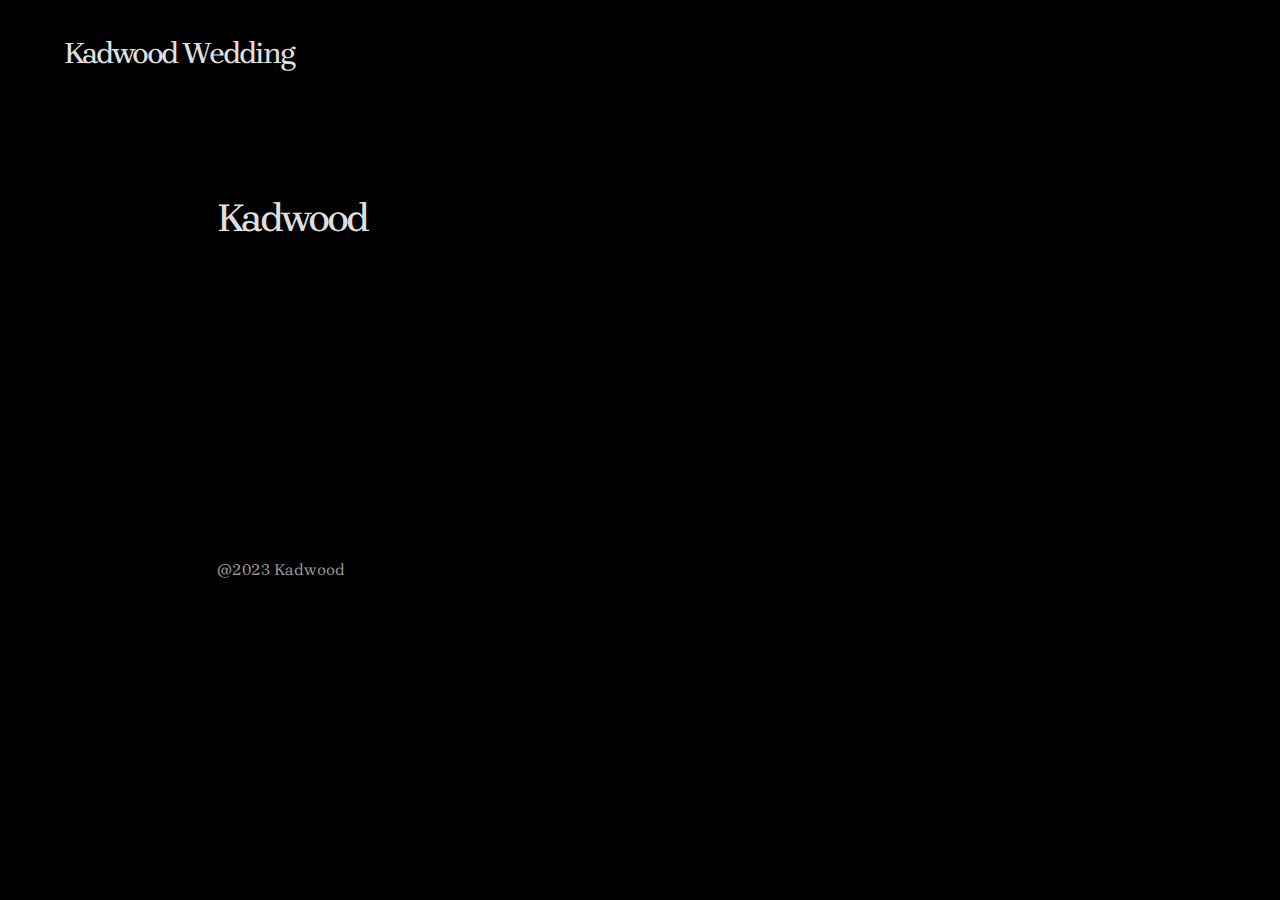
<file: authors/kadwood/index.html>
<!DOCTYPE html><html lang="en-au"><head><meta charset="utf-8"><meta http-equiv="X-UA-Compatible" content="IE=edge"><meta name="viewport" content="width=device-width,initial-scale=1"><title>Author: Kadwood - Kadwood Wedding</title><meta name="robots" content="noindex, follow"><meta name="generator" content="Publii Open-Source CMS for Static Site"><meta property="og:title" content="Kadwood"><meta property="og:image" content="https://mrjk05.github.io/wedding/media/website/61b.jpg"><meta property="og:image:width" content="2732"><meta property="og:image:height" content="1535"><meta property="og:site_name" content="Kadwood Wedding"><meta property="og:description" content="Cross-cultural romance leads to 3 fusion weddings Art deco Sydney, fairytale Italy, vibrant Malayalee rites. Bold blend affirms love transcends boundaries."><meta property="og:url" content="https://mrjk05.github.io/wedding/authors/kadwood/"><meta property="og:type" content="website"><link rel="shortcut icon" href="https://mrjk05.github.io/wedding/media/website/favicon.ico" type="image/x-icon"><link rel="shortcut icon" href="https://mrjk05.github.io/wedding/media/website/favicon.ico" type="image/x-icon"><link rel="preload" href="https://mrjk05.github.io/wedding/assets/dynamic/fonts/brygada1918/brygada1918.woff2" as="font" type="font/woff2" crossorigin><link rel="stylesheet" href="https://mrjk05.github.io/wedding/assets/css/style.css?v=24b975d3039e318718bb637f397f0028"><script type="application/ld+json">{"@context":"http://schema.org","@type":"Organization","name":"Kadwood Wedding","url":"https://mrjk05.github.io/wedding/"}</script><noscript><style>img[loading] {
                    opacity: 1;
                }</style></noscript></head><body class="grid"><header class="header"><a href="https://mrjk05.github.io/wedding/" class="logo">Kadwood Wedding</a></header><main class="subgrid page page--author"><div class="hero page--author__box"><div><h1>Kadwood</h1></div></div></main><footer class="footer"><div class="footer__contact"><p>‎</p></div><div class="footer__copy">@2023 Kadwood</div></footer><script defer="defer" src="https://mrjk05.github.io/wedding/assets/js/scripts.min.js?v=b7b9a7735b2ca1bcce7ec6f1603664f3"></script><script>window.publiiThemeMenuConfig = {    
        mobileMenuMode: 'overlay',
        animationSpeed: 300,
        submenuWidth: 'auto',
        doubleClickTime: 500,
        mobileMenuExpandableSubmenus: true, 
        relatedContainerForOverlayMenuSelector: '.header',
   };</script><script src="https://mrjk05.github.io/wedding/assets/js/masonry.pkgd.min.js?v=520e46df77727aaf3d5e799ef241be02"></script><script>var grid = document.querySelector('.l-grid--masonry');
         var msnry = new Masonry(grid, {
            itemSelector: '.c-card',
            columnWidth: '.c-card'
         });</script><script>var images = document.querySelectorAll('img[loading]');
        for (var i = 0; i < images.length; i++) {
            if (images[i].complete) {
                images[i].classList.add('is-loaded');
            } else {
                images[i].addEventListener('load', function () {
                    this.classList.add('is-loaded');
                }, false);
            }
        }</script><script defer="defer" src="https://mrjk05.github.io/wedding/assets/js/quicklink.umd.js?v=a52ee49fe4afff274f8c30fe880ddc13"></script><script>window.addEventListener('load', () =>{
      quicklink.listen();
      });</script></body></html>
</file>
